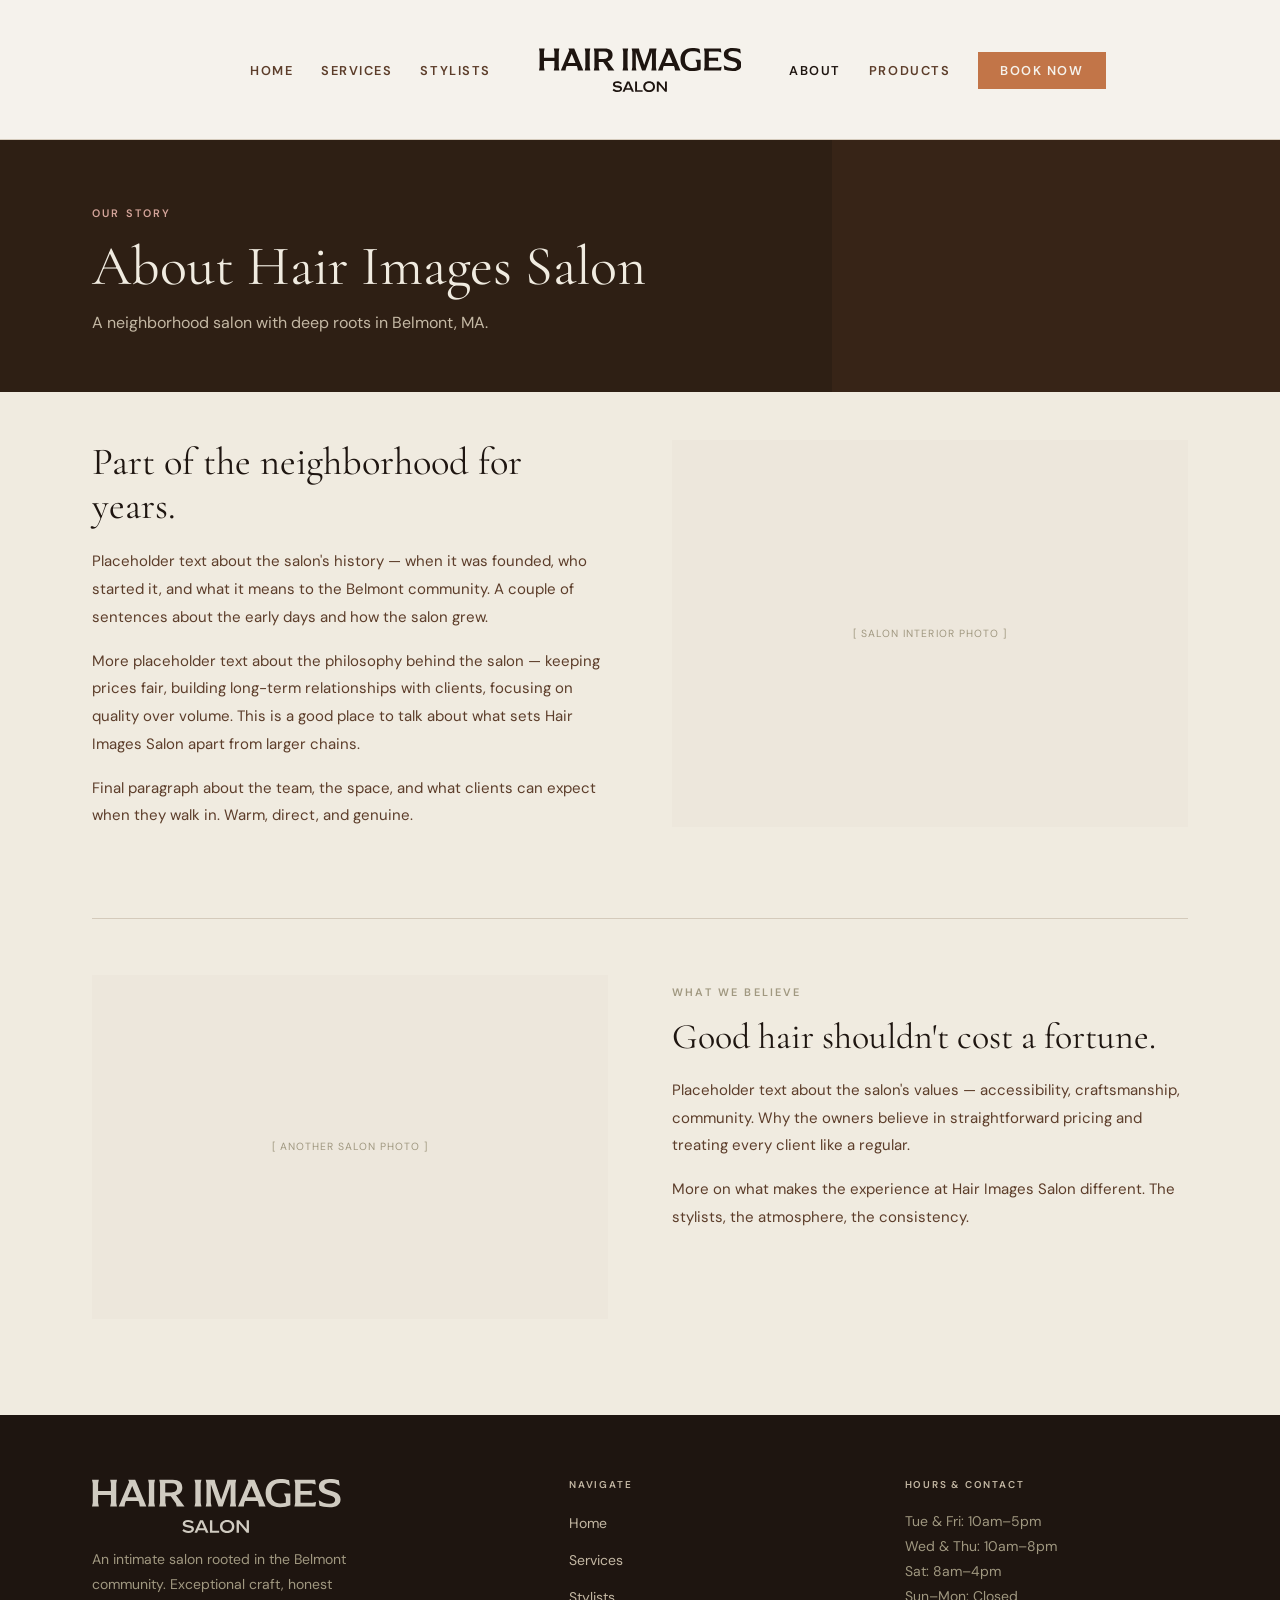
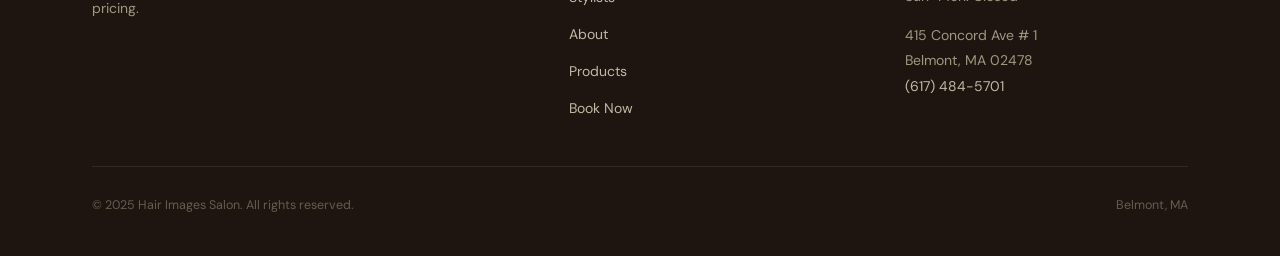
<file: about.html>
<!DOCTYPE html>
<html lang="en">
<head>
  <meta charset="UTF-8" />
  <meta name="viewport" content="width=device-width, initial-scale=1.0" />
  <title>About — Hair Images Salon</title>
  <link rel="stylesheet" href="css/style.css" />
</head>
<body>

  <nav>
    <div class="nav-inner">
      <ul class="nav-links-left">
        <li><a href="index.html">Home</a></li>
        <li><a href="services.html">Services</a></li>
        <li><a href="stylists.html">Stylists</a></li>
      </ul>
      <a href="index.html" class="nav-logo">
        <svg class="logo-mark" viewBox="0 0 1441.63 313.19" xmlns="http://www.w3.org/2000/svg" role="img" aria-label="Hair Images Salon">
          <g>
            <g>
              <path d="M4.46,137.42V26.73L0,4.22h39.86l-4.46,22.51v42.91h74.34V26.73l-4.46-22.51h39.63l-4.22,22.51v110.68l4.22,22.51h-39.63l4.46-22.51v-45.26H35.41v45.26l4.46,22.51H0l4.46-22.51Z"/>
              <path d="M315.39,159.93h-38.69l-2.81-20.17-4.69-11.72h-72.46l-4.92,11.72-2.81,20.17h-33.77L215.5,17.12l-5.63-12.9h40.8l64.72,155.71ZM260.05,106.23l-26.97-65.89-27.2,65.89h54.17Z"/>
              <path d="M329.92,137.42V26.73l-4.46-22.51h39.86l-4.46,22.51v110.68l4.46,22.51h-39.86l4.46-22.51Z"/>
              <path d="M536.51,159.93h-45.26l-4.46-18.29-30.02-41.74h-31.19v37.52l4.92,22.51h-40.33l4.46-22.51V26.73l-4.46-22.51h77.38c38.69,0,56.28,16.65,56.28,46.9,0,21.57-11.96,37.52-36.35,43.15l49.01,65.66ZM459.83,77.62c21.1,0,33.53-8.68,33.53-26.26s-9.38-26.5-30.48-26.5h-37.99v52.76h34.94Z"/>
              <path d="M599.35,137.42V26.73l-4.46-22.51h39.86l-4.46,22.51v110.68l4.46,22.51h-39.86l4.46-22.51Z"/>
              <path d="M832.2,137.42l4.22,22.51h-36.82l4.46-22.51V29.78l-46.43,130.15h-24.15l-44.32-130.15v107.63l4.22,22.51h-33.77l4.46-22.51V26.73l-4.46-22.51h52.06l4.22,20.17,33.3,96.38,32.83-96.38,3.75-20.17h50.65l-4.22,22.51v110.68Z"/>
              <path d="M1006.89,159.93h-38.69l-2.81-20.17-4.69-11.72h-72.46l-4.92,11.72-2.81,20.17h-33.77l60.27-142.81-5.63-12.9h40.8l64.72,155.71ZM951.55,106.23l-26.97-65.89-27.2,65.89h54.17Z"/>
              <path d="M1150.63,84.42v68.47c-18.99,7.04-36.11,11.02-61.2,11.02-49.95,0-82.54-29.55-82.54-82.54S1041.35,0,1090.6,0c21.1,0,36.11,2.81,52.29,7.74l4.69,31.19-26.26-13.6c-9.38-1.88-18.76-2.81-29.31-2.81-30.48,0-53.47,17.82-53.47,58.62s20.4,60.73,53,60.73c11.49,0,20.87-1.41,32.6-4.69v-30.25l-10.32-22.51h36.82Z"/>
              <path d="M1299.77,132.72l-4.22,27.2h-121.47l4.46-22.51V26.73l-4.46-22.51h119.83l4.22,27.2-22.51-5.63h-66.36v44.08h48.31l17.12-2.81v26.73l-17.12-2.81h-48.31v47.37h68l22.51-5.63Z"/>
              <path d="M1319.69,155.47l-4.92-32.6,27.2,15.01c12.19,3.52,22.98,5.39,34.24,5.39,22.51,0,33.77-8.44,33.77-22.04s-8.68-20.4-38.69-28.37c-39.16-10.32-55.34-23.68-55.34-49.24S1336.81.23,1377.85.23c18.99,0,35.41,2.58,53.93,7.5l4.69,31.19-26.5-13.6c-9.85-2.81-19.46-4.22-29.78-4.22-19.93,0-32.6,7.74-32.6,19.93s7.04,19.46,37.05,27.44c40.33,10.55,56.98,24.15,56.98,49.71,0,27.67-22.51,45.96-63.78,45.96-26.5-.23-45.26-5.63-58.16-8.68Z"/>
            </g>
            <g>
              <path d="M523.79,300.34l7.91-10.1c6.15,5.93,15.92,10.87,27.78,10.87s18.12-4.39,18.12-9.66c0-6.81-8.02-8.46-20.2-10.32-15.48-2.42-31.18-5.71-31.18-21.96,0-12.74,12.3-21.74,31.4-21.74,13.51,0,24.38,4.06,32.17,11.42l-8.02,9.88c-6.04-5.6-14.71-9.22-25.25-9.22s-16.25,3.29-16.25,8.56c0,5.93,7.14,7.58,19.98,9.66,15.48,2.64,31.4,6.04,31.4,22.29,0,12.63-10.87,23.17-32.83,23.17-15.37,0-28.22-6.04-35.03-12.85Z"/>
              <path d="M626.79,238.63h16.69l32.28,73.24h-15.04l-5.82-13.95h-39.53l-5.82,13.95h-15.04l32.28-73.24ZM649.85,285.96l-14.71-35.25-14.71,35.25h29.43Z"/>
              <path d="M684.11,238.63h13.62v61.27h39.75v11.97h-53.36v-73.24Z"/>
              <path d="M742.19,275.31c0-22.4,16.91-37.88,41.72-37.88s41.73,15.48,41.73,37.88-16.8,37.88-41.73,37.88-41.72-15.59-41.72-37.88ZM783.92,301.11c16.8,0,27.78-10.65,27.78-25.8s-10.98-25.91-27.78-25.91-27.67,10.76-27.67,25.91,10.87,25.8,27.67,25.8Z"/>
              <path d="M838.71,238.63h14.16l43.92,53.04v-53.04h13.51v73.24h-13.18l-44.8-54.35v54.35h-13.62v-73.24Z"/>
            </g>
          </g>
        </svg>
      </a>
      <ul class="nav-links-right">
        <li><a href="about.html" class="active">About</a></li>
        <li><a href="products.html">Products</a></li>
        <li><a href="book.html" class="nav-book-btn">Book Now</a></li>
      </ul>
      <button class="nav-toggle" aria-label="Toggle menu">
        <span></span><span></span><span></span>
      </button>
    </div>
    <div class="nav-mobile-menu">
      <ul>
        <li><a href="index.html">Home</a></li>
        <li><a href="services.html">Services</a></li>
        <li><a href="stylists.html">Stylists</a></li>
        <li><a href="about.html" class="active">About</a></li>
        <li><a href="products.html">Products</a></li>
        <li><a href="book.html" class="nav-book-btn">Book Now</a></li>
      </ul>
    </div>
  </nav>

  <div class="page-hero">
    <div class="container">
      <span class="section-label">Our Story</span>
      <h1>About Hair Images Salon</h1>
      <p>A neighborhood salon with deep roots in Belmont, MA.</p>
    </div>
  </div>

  <section class="about-content">
    <div class="container">

      <div class="about-grid">
        <div class="about-text">
          <h2>Part of the neighborhood for years.</h2>
          <p>Placeholder text about the salon's history — when it was founded, who started it, and what it means to the Belmont community. A couple of sentences about the early days and how the salon grew.</p>
          <p>More placeholder text about the philosophy behind the salon — keeping prices fair, building long-term relationships with clients, focusing on quality over volume. This is a good place to talk about what sets Hair Images Salon apart from larger chains.</p>
          <p>Final paragraph about the team, the space, and what clients can expect when they walk in. Warm, direct, and genuine.</p>
        </div>
        <div class="about-image">[ Salon interior photo ]</div>
      </div>

      <div style="display: grid; grid-template-columns: 1fr 1fr; gap: 64px; align-items: start; padding-top: 56px; border-top: 1px solid var(--birch);">
        <div class="about-image" style="aspect-ratio: 3/2;">[ Another salon photo ]</div>
        <div style="padding-top: 8px;">
          <span class="section-label" style="margin-bottom: 14px;">What We Believe</span>
          <h2 style="font-size: clamp(1.8rem, 2.8vw, 2.4rem); margin-bottom: 20px;">Good hair shouldn't cost a fortune.</h2>
          <p style="font-size: 0.9375rem; color: var(--walnut); line-height: 1.85; margin-bottom: 16px;">Placeholder text about the salon's values — accessibility, craftsmanship, community. Why the owners believe in straightforward pricing and treating every client like a regular.</p>
          <p style="font-size: 0.9375rem; color: var(--walnut); line-height: 1.85;">More on what makes the experience at Hair Images Salon different. The stylists, the atmosphere, the consistency.</p>
        </div>
      </div>

    </div>
  </section>

  <footer>
    <div class="footer-inner">
      <div class="footer-grid">
        <div class="footer-brand">
          <div class="footer-logo">
            <svg class="logo-mark" viewBox="0 0 1441.63 313.19" xmlns="http://www.w3.org/2000/svg" role="img" aria-label="Hair Images Salon">
          <g>
            <g>
              <path d="M4.46,137.42V26.73L0,4.22h39.86l-4.46,22.51v42.91h74.34V26.73l-4.46-22.51h39.63l-4.22,22.51v110.68l4.22,22.51h-39.63l4.46-22.51v-45.26H35.41v45.26l4.46,22.51H0l4.46-22.51Z"/>
              <path d="M315.39,159.93h-38.69l-2.81-20.17-4.69-11.72h-72.46l-4.92,11.72-2.81,20.17h-33.77L215.5,17.12l-5.63-12.9h40.8l64.72,155.71ZM260.05,106.23l-26.97-65.89-27.2,65.89h54.17Z"/>
              <path d="M329.92,137.42V26.73l-4.46-22.51h39.86l-4.46,22.51v110.68l4.46,22.51h-39.86l4.46-22.51Z"/>
              <path d="M536.51,159.93h-45.26l-4.46-18.29-30.02-41.74h-31.19v37.52l4.92,22.51h-40.33l4.46-22.51V26.73l-4.46-22.51h77.38c38.69,0,56.28,16.65,56.28,46.9,0,21.57-11.96,37.52-36.35,43.15l49.01,65.66ZM459.83,77.62c21.1,0,33.53-8.68,33.53-26.26s-9.38-26.5-30.48-26.5h-37.99v52.76h34.94Z"/>
              <path d="M599.35,137.42V26.73l-4.46-22.51h39.86l-4.46,22.51v110.68l4.46,22.51h-39.86l4.46-22.51Z"/>
              <path d="M832.2,137.42l4.22,22.51h-36.82l4.46-22.51V29.78l-46.43,130.15h-24.15l-44.32-130.15v107.63l4.22,22.51h-33.77l4.46-22.51V26.73l-4.46-22.51h52.06l4.22,20.17,33.3,96.38,32.83-96.38,3.75-20.17h50.65l-4.22,22.51v110.68Z"/>
              <path d="M1006.89,159.93h-38.69l-2.81-20.17-4.69-11.72h-72.46l-4.92,11.72-2.81,20.17h-33.77l60.27-142.81-5.63-12.9h40.8l64.72,155.71ZM951.55,106.23l-26.97-65.89-27.2,65.89h54.17Z"/>
              <path d="M1150.63,84.42v68.47c-18.99,7.04-36.11,11.02-61.2,11.02-49.95,0-82.54-29.55-82.54-82.54S1041.35,0,1090.6,0c21.1,0,36.11,2.81,52.29,7.74l4.69,31.19-26.26-13.6c-9.38-1.88-18.76-2.81-29.31-2.81-30.48,0-53.47,17.82-53.47,58.62s20.4,60.73,53,60.73c11.49,0,20.87-1.41,32.6-4.69v-30.25l-10.32-22.51h36.82Z"/>
              <path d="M1299.77,132.72l-4.22,27.2h-121.47l4.46-22.51V26.73l-4.46-22.51h119.83l4.22,27.2-22.51-5.63h-66.36v44.08h48.31l17.12-2.81v26.73l-17.12-2.81h-48.31v47.37h68l22.51-5.63Z"/>
              <path d="M1319.69,155.47l-4.92-32.6,27.2,15.01c12.19,3.52,22.98,5.39,34.24,5.39,22.51,0,33.77-8.44,33.77-22.04s-8.68-20.4-38.69-28.37c-39.16-10.32-55.34-23.68-55.34-49.24S1336.81.23,1377.85.23c18.99,0,35.41,2.58,53.93,7.5l4.69,31.19-26.5-13.6c-9.85-2.81-19.46-4.22-29.78-4.22-19.93,0-32.6,7.74-32.6,19.93s7.04,19.46,37.05,27.44c40.33,10.55,56.98,24.15,56.98,49.71,0,27.67-22.51,45.96-63.78,45.96-26.5-.23-45.26-5.63-58.16-8.68Z"/>
            </g>
            <g>
              <path d="M523.79,300.34l7.91-10.1c6.15,5.93,15.92,10.87,27.78,10.87s18.12-4.39,18.12-9.66c0-6.81-8.02-8.46-20.2-10.32-15.48-2.42-31.18-5.71-31.18-21.96,0-12.74,12.3-21.74,31.4-21.74,13.51,0,24.38,4.06,32.17,11.42l-8.02,9.88c-6.04-5.6-14.71-9.22-25.25-9.22s-16.25,3.29-16.25,8.56c0,5.93,7.14,7.58,19.98,9.66,15.48,2.64,31.4,6.04,31.4,22.29,0,12.63-10.87,23.17-32.83,23.17-15.37,0-28.22-6.04-35.03-12.85Z"/>
              <path d="M626.79,238.63h16.69l32.28,73.24h-15.04l-5.82-13.95h-39.53l-5.82,13.95h-15.04l32.28-73.24ZM649.85,285.96l-14.71-35.25-14.71,35.25h29.43Z"/>
              <path d="M684.11,238.63h13.62v61.27h39.75v11.97h-53.36v-73.24Z"/>
              <path d="M742.19,275.31c0-22.4,16.91-37.88,41.72-37.88s41.73,15.48,41.73,37.88-16.8,37.88-41.73,37.88-41.72-15.59-41.72-37.88ZM783.92,301.11c16.8,0,27.78-10.65,27.78-25.8s-10.98-25.91-27.78-25.91-27.67,10.76-27.67,25.91,10.87,25.8,27.67,25.8Z"/>
              <path d="M838.71,238.63h14.16l43.92,53.04v-53.04h13.51v73.24h-13.18l-44.8-54.35v54.35h-13.62v-73.24Z"/>
            </g>
          </g>
        </svg>
          </div>
          <p>An intimate salon rooted in the Belmont community. Exceptional craft, honest pricing.</p>
        </div>
        <div class="footer-col">
          <h4>Navigate</h4>
          <ul>
            <li><a href="index.html">Home</a></li>
            <li><a href="services.html">Services</a></li>
            <li><a href="stylists.html">Stylists</a></li>
            <li><a href="about.html">About</a></li>
            <li><a href="products.html">Products</a></li>
            <li><a href="book.html">Book Now</a></li>
          </ul>
        </div>
        <div class="footer-col">
          <h4>Hours &amp; Contact</h4>
          <p>Tue &amp; Fri: 10am–5pm<br>Wed &amp; Thu: 10am–8pm<br>Sat: 8am–4pm<br>Sun–Mon: Closed</p>
          <p style="margin-top:14px;">415 Concord Ave # 1<br>Belmont, MA 02478<br><a href="tel:+16174845701">(617) 484-5701</a></p>
        </div>
      </div>
      <div class="footer-bottom">
        <p>&copy; 2025 Hair Images Salon. All rights reserved.</p>
        <p>Belmont, MA</p>
      </div>
    </div>
  </footer>

  <a href="book.html" class="mobile-book-fab">Book Now</a>
  <script src="js/nav.js"></script>
</body>
</html>
</file>
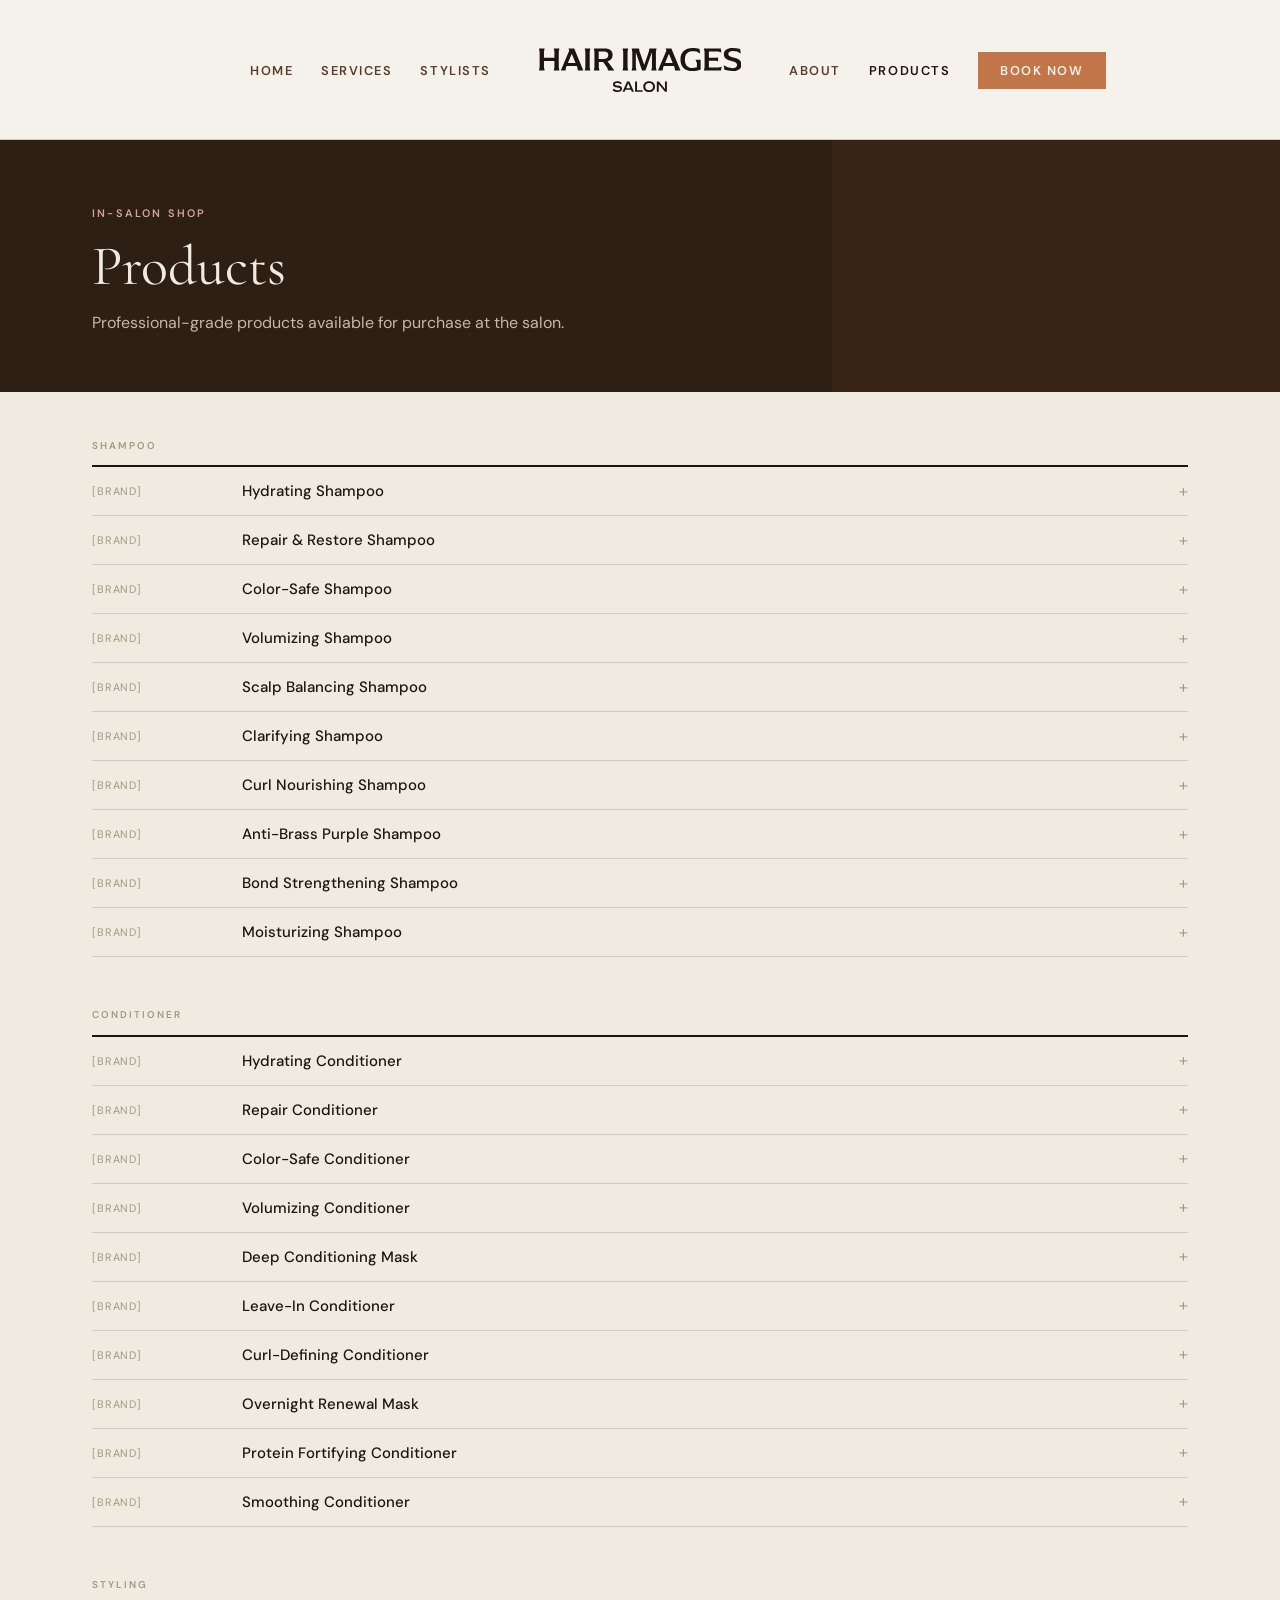
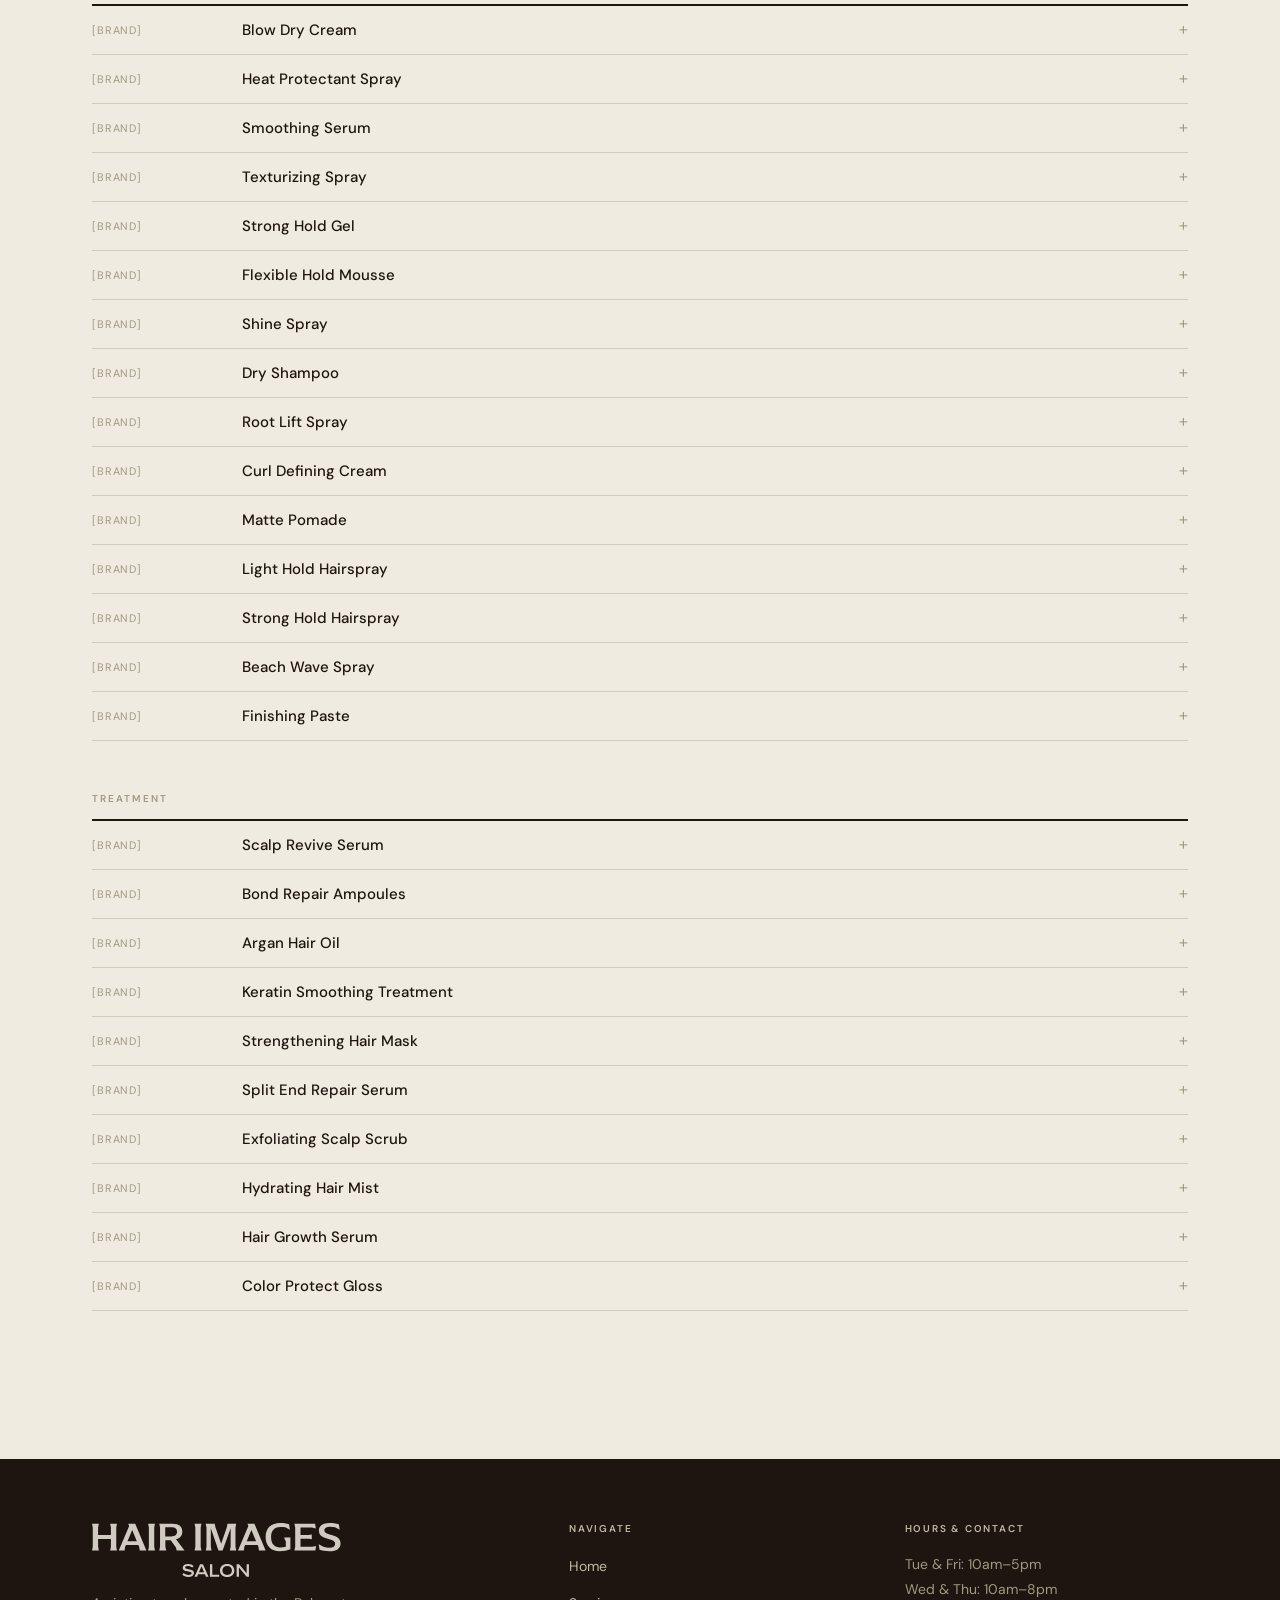
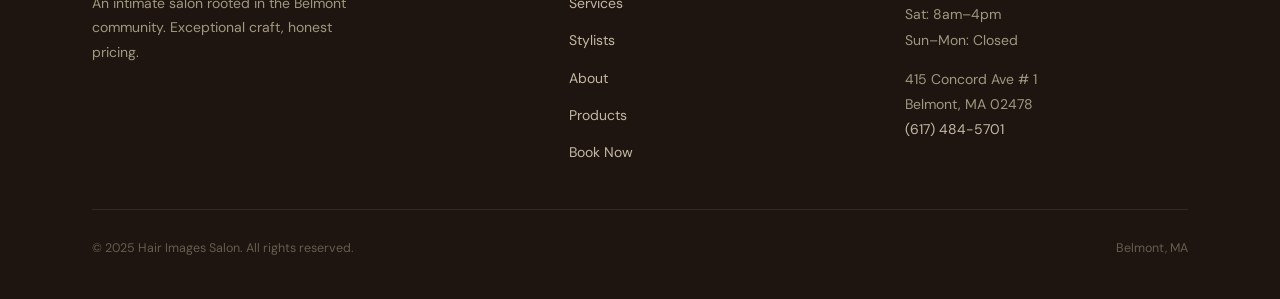
<file: products.html>
<!DOCTYPE html>
<html lang="en">
<head>
  <meta charset="UTF-8" />
  <meta name="viewport" content="width=device-width, initial-scale=1.0" />
  <title>Products — Hair Images Salon</title>
  <link rel="stylesheet" href="css/style.css" />
</head>
<body>

  <nav>
    <div class="nav-inner">
      <ul class="nav-links-left">
        <li><a href="index.html">Home</a></li>
        <li><a href="services.html">Services</a></li>
        <li><a href="stylists.html">Stylists</a></li>
      </ul>
      <a href="index.html" class="nav-logo">
        <svg class="logo-mark" viewBox="0 0 1441.63 313.19" xmlns="http://www.w3.org/2000/svg" role="img" aria-label="Hair Images Salon">
          <g>
            <g>
              <path d="M4.46,137.42V26.73L0,4.22h39.86l-4.46,22.51v42.91h74.34V26.73l-4.46-22.51h39.63l-4.22,22.51v110.68l4.22,22.51h-39.63l4.46-22.51v-45.26H35.41v45.26l4.46,22.51H0l4.46-22.51Z"/>
              <path d="M315.39,159.93h-38.69l-2.81-20.17-4.69-11.72h-72.46l-4.92,11.72-2.81,20.17h-33.77L215.5,17.12l-5.63-12.9h40.8l64.72,155.71ZM260.05,106.23l-26.97-65.89-27.2,65.89h54.17Z"/>
              <path d="M329.92,137.42V26.73l-4.46-22.51h39.86l-4.46,22.51v110.68l4.46,22.51h-39.86l4.46-22.51Z"/>
              <path d="M536.51,159.93h-45.26l-4.46-18.29-30.02-41.74h-31.19v37.52l4.92,22.51h-40.33l4.46-22.51V26.73l-4.46-22.51h77.38c38.69,0,56.28,16.65,56.28,46.9,0,21.57-11.96,37.52-36.35,43.15l49.01,65.66ZM459.83,77.62c21.1,0,33.53-8.68,33.53-26.26s-9.38-26.5-30.48-26.5h-37.99v52.76h34.94Z"/>
              <path d="M599.35,137.42V26.73l-4.46-22.51h39.86l-4.46,22.51v110.68l4.46,22.51h-39.86l4.46-22.51Z"/>
              <path d="M832.2,137.42l4.22,22.51h-36.82l4.46-22.51V29.78l-46.43,130.15h-24.15l-44.32-130.15v107.63l4.22,22.51h-33.77l4.46-22.51V26.73l-4.46-22.51h52.06l4.22,20.17,33.3,96.38,32.83-96.38,3.75-20.17h50.65l-4.22,22.51v110.68Z"/>
              <path d="M1006.89,159.93h-38.69l-2.81-20.17-4.69-11.72h-72.46l-4.92,11.72-2.81,20.17h-33.77l60.27-142.81-5.63-12.9h40.8l64.72,155.71ZM951.55,106.23l-26.97-65.89-27.2,65.89h54.17Z"/>
              <path d="M1150.63,84.42v68.47c-18.99,7.04-36.11,11.02-61.2,11.02-49.95,0-82.54-29.55-82.54-82.54S1041.35,0,1090.6,0c21.1,0,36.11,2.81,52.29,7.74l4.69,31.19-26.26-13.6c-9.38-1.88-18.76-2.81-29.31-2.81-30.48,0-53.47,17.82-53.47,58.62s20.4,60.73,53,60.73c11.49,0,20.87-1.41,32.6-4.69v-30.25l-10.32-22.51h36.82Z"/>
              <path d="M1299.77,132.72l-4.22,27.2h-121.47l4.46-22.51V26.73l-4.46-22.51h119.83l4.22,27.2-22.51-5.63h-66.36v44.08h48.31l17.12-2.81v26.73l-17.12-2.81h-48.31v47.37h68l22.51-5.63Z"/>
              <path d="M1319.69,155.47l-4.92-32.6,27.2,15.01c12.19,3.52,22.98,5.39,34.24,5.39,22.51,0,33.77-8.44,33.77-22.04s-8.68-20.4-38.69-28.37c-39.16-10.32-55.34-23.68-55.34-49.24S1336.81.23,1377.85.23c18.99,0,35.41,2.58,53.93,7.5l4.69,31.19-26.5-13.6c-9.85-2.81-19.46-4.22-29.78-4.22-19.93,0-32.6,7.74-32.6,19.93s7.04,19.46,37.05,27.44c40.33,10.55,56.98,24.15,56.98,49.71,0,27.67-22.51,45.96-63.78,45.96-26.5-.23-45.26-5.63-58.16-8.68Z"/>
            </g>
            <g>
              <path d="M523.79,300.34l7.91-10.1c6.15,5.93,15.92,10.87,27.78,10.87s18.12-4.39,18.12-9.66c0-6.81-8.02-8.46-20.2-10.32-15.48-2.42-31.18-5.71-31.18-21.96,0-12.74,12.3-21.74,31.4-21.74,13.51,0,24.38,4.06,32.17,11.42l-8.02,9.88c-6.04-5.6-14.71-9.22-25.25-9.22s-16.25,3.29-16.25,8.56c0,5.93,7.14,7.58,19.98,9.66,15.48,2.64,31.4,6.04,31.4,22.29,0,12.63-10.87,23.17-32.83,23.17-15.37,0-28.22-6.04-35.03-12.85Z"/>
              <path d="M626.79,238.63h16.69l32.28,73.24h-15.04l-5.82-13.95h-39.53l-5.82,13.95h-15.04l32.28-73.24ZM649.85,285.96l-14.71-35.25-14.71,35.25h29.43Z"/>
              <path d="M684.11,238.63h13.62v61.27h39.75v11.97h-53.36v-73.24Z"/>
              <path d="M742.19,275.31c0-22.4,16.91-37.88,41.72-37.88s41.73,15.48,41.73,37.88-16.8,37.88-41.73,37.88-41.72-15.59-41.72-37.88ZM783.92,301.11c16.8,0,27.78-10.65,27.78-25.8s-10.98-25.91-27.78-25.91-27.67,10.76-27.67,25.91,10.87,25.8,27.67,25.8Z"/>
              <path d="M838.71,238.63h14.16l43.92,53.04v-53.04h13.51v73.24h-13.18l-44.8-54.35v54.35h-13.62v-73.24Z"/>
            </g>
          </g>
        </svg>
      </a>
      <ul class="nav-links-right">
        <li><a href="about.html">About</a></li>
        <li><a href="products.html" class="active">Products</a></li>
        <li><a href="book.html" class="nav-book-btn">Book Now</a></li>
      </ul>
      <button class="nav-toggle" aria-label="Toggle menu">
        <span></span><span></span><span></span>
      </button>
    </div>
    <div class="nav-mobile-menu">
      <ul>
        <li><a href="index.html">Home</a></li>
        <li><a href="services.html">Services</a></li>
        <li><a href="stylists.html">Stylists</a></li>
        <li><a href="about.html">About</a></li>
        <li><a href="products.html" class="active">Products</a></li>
        <li><a href="book.html" class="nav-book-btn">Book Now</a></li>
      </ul>
    </div>
  </nav>

  <div class="page-hero">
    <div class="container">
      <span class="section-label">In-Salon Shop</span>
      <h1>Products</h1>
      <p>Professional-grade products available for purchase at the salon.</p>
    </div>
  </div>

  <section class="products-content">
    <div class="container">

      <!-- Shampoo -->
      <div class="product-group">
        <h3 class="product-group-title">Shampoo</h3>
        <div class="product-row">
          <button class="product-toggle" aria-expanded="false">
            <span class="product-brand-label">[Brand]</span>
            <span class="product-name">Hydrating Shampoo</span>
            <span class="product-indicator">+</span>
          </button>
          <div class="product-desc-wrapper"><div class="product-desc"><p>Gentle daily shampoo formulated for dry or thirsty hair. Placeholder description of key ingredients, benefits, and recommended hair types.</p></div></div>
        </div>
        <div class="product-row">
          <button class="product-toggle" aria-expanded="false">
            <span class="product-brand-label">[Brand]</span>
            <span class="product-name">Repair &amp; Restore Shampoo</span>
            <span class="product-indicator">+</span>
          </button>
          <div class="product-desc-wrapper"><div class="product-desc"><p>Strengthening shampoo for damaged or over-processed hair. Placeholder description of key ingredients, benefits, and recommended hair types.</p></div></div>
        </div>
        <div class="product-row">
          <button class="product-toggle" aria-expanded="false">
            <span class="product-brand-label">[Brand]</span>
            <span class="product-name">Color-Safe Shampoo</span>
            <span class="product-indicator">+</span>
          </button>
          <div class="product-desc-wrapper"><div class="product-desc"><p>Sulfate-free formula that preserves color vibrancy and prevents fade. Placeholder description of key ingredients, benefits, and recommended hair types.</p></div></div>
        </div>
        <div class="product-row">
          <button class="product-toggle" aria-expanded="false">
            <span class="product-brand-label">[Brand]</span>
            <span class="product-name">Volumizing Shampoo</span>
            <span class="product-indicator">+</span>
          </button>
          <div class="product-desc-wrapper"><div class="product-desc"><p>Lightweight formula that lifts roots and adds body without weighing hair down. Placeholder description of key ingredients, benefits, and recommended hair types.</p></div></div>
        </div>
        <div class="product-row">
          <button class="product-toggle" aria-expanded="false">
            <span class="product-brand-label">[Brand]</span>
            <span class="product-name">Scalp Balancing Shampoo</span>
            <span class="product-indicator">+</span>
          </button>
          <div class="product-desc-wrapper"><div class="product-desc"><p>Targets excess oil and buildup while keeping the scalp comfortable and balanced.</p></div></div>
        </div>
        <div class="product-row">
          <button class="product-toggle" aria-expanded="false">
            <span class="product-brand-label">[Brand]</span>
            <span class="product-name">Clarifying Shampoo</span>
            <span class="product-indicator">+</span>
          </button>
          <div class="product-desc-wrapper"><div class="product-desc"><p>Deep-cleansing weekly shampoo that removes product buildup and hard water residue.</p></div></div>
        </div>
        <div class="product-row">
          <button class="product-toggle" aria-expanded="false">
            <span class="product-brand-label">[Brand]</span>
            <span class="product-name">Curl Nourishing Shampoo</span>
            <span class="product-indicator">+</span>
          </button>
          <div class="product-desc-wrapper"><div class="product-desc"><p>Moisture-rich shampoo designed to define and support curl patterns.</p></div></div>
        </div>
        <div class="product-row">
          <button class="product-toggle" aria-expanded="false">
            <span class="product-brand-label">[Brand]</span>
            <span class="product-name">Anti-Brass Purple Shampoo</span>
            <span class="product-indicator">+</span>
          </button>
          <div class="product-desc-wrapper"><div class="product-desc"><p>Neutralizes yellow and brassy tones in blonde, silver, and highlighted hair.</p></div></div>
        </div>
        <div class="product-row">
          <button class="product-toggle" aria-expanded="false">
            <span class="product-brand-label">[Brand]</span>
            <span class="product-name">Bond Strengthening Shampoo</span>
            <span class="product-indicator">+</span>
          </button>
          <div class="product-desc-wrapper"><div class="product-desc"><p>Rebuilds broken hair bonds from the inside out — ideal for chemically treated or heat-damaged hair.</p></div></div>
        </div>
        <div class="product-row">
          <button class="product-toggle" aria-expanded="false">
            <span class="product-brand-label">[Brand]</span>
            <span class="product-name">Moisturizing Shampoo</span>
            <span class="product-indicator">+</span>
          </button>
          <div class="product-desc-wrapper"><div class="product-desc"><p>Rich, creamy formula for coarse or very dry hair textures.</p></div></div>
        </div>
      </div>

      <!-- Conditioner -->
      <div class="product-group">
        <h3 class="product-group-title">Conditioner</h3>
        <div class="product-row">
          <button class="product-toggle" aria-expanded="false">
            <span class="product-brand-label">[Brand]</span>
            <span class="product-name">Hydrating Conditioner</span>
            <span class="product-indicator">+</span>
          </button>
          <div class="product-desc-wrapper"><div class="product-desc"><p>Daily conditioner that softens and detangles without weighing hair down.</p></div></div>
        </div>
        <div class="product-row">
          <button class="product-toggle" aria-expanded="false">
            <span class="product-brand-label">[Brand]</span>
            <span class="product-name">Repair Conditioner</span>
            <span class="product-indicator">+</span>
          </button>
          <div class="product-desc-wrapper"><div class="product-desc"><p>Reconstructing conditioner for weakened or brittle hair.</p></div></div>
        </div>
        <div class="product-row">
          <button class="product-toggle" aria-expanded="false">
            <span class="product-brand-label">[Brand]</span>
            <span class="product-name">Color-Safe Conditioner</span>
            <span class="product-indicator">+</span>
          </button>
          <div class="product-desc-wrapper"><div class="product-desc"><p>Gentle formula that conditions while locking in color pigment.</p></div></div>
        </div>
        <div class="product-row">
          <button class="product-toggle" aria-expanded="false">
            <span class="product-brand-label">[Brand]</span>
            <span class="product-name">Volumizing Conditioner</span>
            <span class="product-indicator">+</span>
          </button>
          <div class="product-desc-wrapper"><div class="product-desc"><p>Lightweight conditioner that hydrates without sacrificing volume or lift.</p></div></div>
        </div>
        <div class="product-row">
          <button class="product-toggle" aria-expanded="false">
            <span class="product-brand-label">[Brand]</span>
            <span class="product-name">Deep Conditioning Mask</span>
            <span class="product-indicator">+</span>
          </button>
          <div class="product-desc-wrapper"><div class="product-desc"><p>Intensive weekly treatment that restores moisture and elasticity.</p></div></div>
        </div>
        <div class="product-row">
          <button class="product-toggle" aria-expanded="false">
            <span class="product-brand-label">[Brand]</span>
            <span class="product-name">Leave-In Conditioner</span>
            <span class="product-indicator">+</span>
          </button>
          <div class="product-desc-wrapper"><div class="product-desc"><p>Lightweight leave-in spray that detangles, conditions, and preps hair for styling.</p></div></div>
        </div>
        <div class="product-row">
          <button class="product-toggle" aria-expanded="false">
            <span class="product-brand-label">[Brand]</span>
            <span class="product-name">Curl-Defining Conditioner</span>
            <span class="product-indicator">+</span>
          </button>
          <div class="product-desc-wrapper"><div class="product-desc"><p>Moisture-dense conditioner that enhances curl pattern and reduces frizz.</p></div></div>
        </div>
        <div class="product-row">
          <button class="product-toggle" aria-expanded="false">
            <span class="product-brand-label">[Brand]</span>
            <span class="product-name">Overnight Renewal Mask</span>
            <span class="product-indicator">+</span>
          </button>
          <div class="product-desc-wrapper"><div class="product-desc"><p>Rich overnight treatment applied before bed for deeply nourished hair by morning.</p></div></div>
        </div>
        <div class="product-row">
          <button class="product-toggle" aria-expanded="false">
            <span class="product-brand-label">[Brand]</span>
            <span class="product-name">Protein Fortifying Conditioner</span>
            <span class="product-indicator">+</span>
          </button>
          <div class="product-desc-wrapper"><div class="product-desc"><p>Strengthens and firms hair structure with a blend of proteins and amino acids.</p></div></div>
        </div>
        <div class="product-row">
          <button class="product-toggle" aria-expanded="false">
            <span class="product-brand-label">[Brand]</span>
            <span class="product-name">Smoothing Conditioner</span>
            <span class="product-indicator">+</span>
          </button>
          <div class="product-desc-wrapper"><div class="product-desc"><p>Anti-frizz conditioner that tames flyaways and leaves hair sleek and manageable.</p></div></div>
        </div>
      </div>

      <!-- Styling -->
      <div class="product-group">
        <h3 class="product-group-title">Styling</h3>
        <div class="product-row">
          <button class="product-toggle" aria-expanded="false">
            <span class="product-brand-label">[Brand]</span>
            <span class="product-name">Blow Dry Cream</span>
            <span class="product-indicator">+</span>
          </button>
          <div class="product-desc-wrapper"><div class="product-desc"><p>Smoothing cream that speeds up blow dry time and adds polish.</p></div></div>
        </div>
        <div class="product-row">
          <button class="product-toggle" aria-expanded="false">
            <span class="product-brand-label">[Brand]</span>
            <span class="product-name">Heat Protectant Spray</span>
            <span class="product-indicator">+</span>
          </button>
          <div class="product-desc-wrapper"><div class="product-desc"><p>Shields hair from heat damage up to 450°F. Lightweight formula that won't weigh hair down.</p></div></div>
        </div>
        <div class="product-row">
          <button class="product-toggle" aria-expanded="false">
            <span class="product-brand-label">[Brand]</span>
            <span class="product-name">Smoothing Serum</span>
            <span class="product-indicator">+</span>
          </button>
          <div class="product-desc-wrapper"><div class="product-desc"><p>Finishing serum that tames frizz and adds a smooth, glossy finish.</p></div></div>
        </div>
        <div class="product-row">
          <button class="product-toggle" aria-expanded="false">
            <span class="product-brand-label">[Brand]</span>
            <span class="product-name">Texturizing Spray</span>
            <span class="product-indicator">+</span>
          </button>
          <div class="product-desc-wrapper"><div class="product-desc"><p>Adds grit and volume for lived-in, effortless texture.</p></div></div>
        </div>
        <div class="product-row">
          <button class="product-toggle" aria-expanded="false">
            <span class="product-brand-label">[Brand]</span>
            <span class="product-name">Strong Hold Gel</span>
            <span class="product-indicator">+</span>
          </button>
          <div class="product-desc-wrapper"><div class="product-desc"><p>Maximum hold gel for sleek styles, edges, or structured looks.</p></div></div>
        </div>
        <div class="product-row">
          <button class="product-toggle" aria-expanded="false">
            <span class="product-brand-label">[Brand]</span>
            <span class="product-name">Flexible Hold Mousse</span>
            <span class="product-indicator">+</span>
          </button>
          <div class="product-desc-wrapper"><div class="product-desc"><p>Lightweight mousse for volume, curl support, and natural movement.</p></div></div>
        </div>
        <div class="product-row">
          <button class="product-toggle" aria-expanded="false">
            <span class="product-brand-label">[Brand]</span>
            <span class="product-name">Shine Spray</span>
            <span class="product-indicator">+</span>
          </button>
          <div class="product-desc-wrapper"><div class="product-desc"><p>Ultra-fine spray that adds a brilliant, non-greasy shine as a finishing touch.</p></div></div>
        </div>
        <div class="product-row">
          <button class="product-toggle" aria-expanded="false">
            <span class="product-brand-label">[Brand]</span>
            <span class="product-name">Dry Shampoo</span>
            <span class="product-indicator">+</span>
          </button>
          <div class="product-desc-wrapper"><div class="product-desc"><p>Absorbs oil and refreshes roots between washes without residue.</p></div></div>
        </div>
        <div class="product-row">
          <button class="product-toggle" aria-expanded="false">
            <span class="product-brand-label">[Brand]</span>
            <span class="product-name">Root Lift Spray</span>
            <span class="product-indicator">+</span>
          </button>
          <div class="product-desc-wrapper"><div class="product-desc"><p>Applied at the root before blow drying for lasting lift and body.</p></div></div>
        </div>
        <div class="product-row">
          <button class="product-toggle" aria-expanded="false">
            <span class="product-brand-label">[Brand]</span>
            <span class="product-name">Curl Defining Cream</span>
            <span class="product-indicator">+</span>
          </button>
          <div class="product-desc-wrapper"><div class="product-desc"><p>Defines and holds curl patterns while fighting frizz throughout the day.</p></div></div>
        </div>
        <div class="product-row">
          <button class="product-toggle" aria-expanded="false">
            <span class="product-brand-label">[Brand]</span>
            <span class="product-name">Matte Pomade</span>
            <span class="product-indicator">+</span>
          </button>
          <div class="product-desc-wrapper"><div class="product-desc"><p>Pliable, no-shine pomade for natural-looking texture and definition.</p></div></div>
        </div>
        <div class="product-row">
          <button class="product-toggle" aria-expanded="false">
            <span class="product-brand-label">[Brand]</span>
            <span class="product-name">Light Hold Hairspray</span>
            <span class="product-indicator">+</span>
          </button>
          <div class="product-desc-wrapper"><div class="product-desc"><p>Flexible finishing spray that holds style in place without stiffness.</p></div></div>
        </div>
        <div class="product-row">
          <button class="product-toggle" aria-expanded="false">
            <span class="product-brand-label">[Brand]</span>
            <span class="product-name">Strong Hold Hairspray</span>
            <span class="product-indicator">+</span>
          </button>
          <div class="product-desc-wrapper"><div class="product-desc"><p>Long-lasting spray for styles that need maximum hold through humidity and movement.</p></div></div>
        </div>
        <div class="product-row">
          <button class="product-toggle" aria-expanded="false">
            <span class="product-brand-label">[Brand]</span>
            <span class="product-name">Beach Wave Spray</span>
            <span class="product-indicator">+</span>
          </button>
          <div class="product-desc-wrapper"><div class="product-desc"><p>Salt-infused spray that creates effortless, tousled waves on all hair types.</p></div></div>
        </div>
        <div class="product-row">
          <button class="product-toggle" aria-expanded="false">
            <span class="product-brand-label">[Brand]</span>
            <span class="product-name">Finishing Paste</span>
            <span class="product-indicator">+</span>
          </button>
          <div class="product-desc-wrapper"><div class="product-desc"><p>Medium hold paste for piecy texture and separated ends with a natural finish.</p></div></div>
        </div>
      </div>

      <!-- Treatment -->
      <div class="product-group">
        <h3 class="product-group-title">Treatment</h3>
        <div class="product-row">
          <button class="product-toggle" aria-expanded="false">
            <span class="product-brand-label">[Brand]</span>
            <span class="product-name">Scalp Revive Serum</span>
            <span class="product-indicator">+</span>
          </button>
          <div class="product-desc-wrapper"><div class="product-desc"><p>Nourishing serum that soothes irritation, reduces flakes, and promotes a healthy scalp environment.</p></div></div>
        </div>
        <div class="product-row">
          <button class="product-toggle" aria-expanded="false">
            <span class="product-brand-label">[Brand]</span>
            <span class="product-name">Bond Repair Ampoules</span>
            <span class="product-indicator">+</span>
          </button>
          <div class="product-desc-wrapper"><div class="product-desc"><p>Single-use treatment ampoules that rebuild broken disulfide bonds in severely damaged hair.</p></div></div>
        </div>
        <div class="product-row">
          <button class="product-toggle" aria-expanded="false">
            <span class="product-brand-label">[Brand]</span>
            <span class="product-name">Argan Hair Oil</span>
            <span class="product-indicator">+</span>
          </button>
          <div class="product-desc-wrapper"><div class="product-desc"><p>Lightweight oil that adds shine, controls frizz, and nourishes without greasiness. Can be used on wet or dry hair.</p></div></div>
        </div>
        <div class="product-row">
          <button class="product-toggle" aria-expanded="false">
            <span class="product-brand-label">[Brand]</span>
            <span class="product-name">Keratin Smoothing Treatment</span>
            <span class="product-indicator">+</span>
          </button>
          <div class="product-desc-wrapper"><div class="product-desc"><p>At-home keratin treatment that reduces frizz and softens texture for up to 4 weeks.</p></div></div>
        </div>
        <div class="product-row">
          <button class="product-toggle" aria-expanded="false">
            <span class="product-brand-label">[Brand]</span>
            <span class="product-name">Strengthening Hair Mask</span>
            <span class="product-indicator">+</span>
          </button>
          <div class="product-desc-wrapper"><div class="product-desc"><p>Protein-rich weekly mask that rebuilds and fortifies weak, snapping hair.</p></div></div>
        </div>
        <div class="product-row">
          <button class="product-toggle" aria-expanded="false">
            <span class="product-brand-label">[Brand]</span>
            <span class="product-name">Split End Repair Serum</span>
            <span class="product-indicator">+</span>
          </button>
          <div class="product-desc-wrapper"><div class="product-desc"><p>Temporarily seals split ends and smooths the cuticle for healthier-looking ends.</p></div></div>
        </div>
        <div class="product-row">
          <button class="product-toggle" aria-expanded="false">
            <span class="product-brand-label">[Brand]</span>
            <span class="product-name">Exfoliating Scalp Scrub</span>
            <span class="product-indicator">+</span>
          </button>
          <div class="product-desc-wrapper"><div class="product-desc"><p>Gentle physical scrub that clears buildup and dead skin cells from the scalp. Use once a week before shampooing.</p></div></div>
        </div>
        <div class="product-row">
          <button class="product-toggle" aria-expanded="false">
            <span class="product-brand-label">[Brand]</span>
            <span class="product-name">Hydrating Hair Mist</span>
            <span class="product-indicator">+</span>
          </button>
          <div class="product-desc-wrapper"><div class="product-desc"><p>Refreshing mid-day mist that revives moisture and tames frizz on the go.</p></div></div>
        </div>
        <div class="product-row">
          <button class="product-toggle" aria-expanded="false">
            <span class="product-brand-label">[Brand]</span>
            <span class="product-name">Hair Growth Serum</span>
            <span class="product-indicator">+</span>
          </button>
          <div class="product-desc-wrapper"><div class="product-desc"><p>Stimulating scalp serum that supports hair density and promotes a healthy growth cycle.</p></div></div>
        </div>
        <div class="product-row">
          <button class="product-toggle" aria-expanded="false">
            <span class="product-brand-label">[Brand]</span>
            <span class="product-name">Color Protect Gloss</span>
            <span class="product-indicator">+</span>
          </button>
          <div class="product-desc-wrapper"><div class="product-desc"><p>At-home gloss treatment that refreshes color tone and adds intense shine between salon visits.</p></div></div>
        </div>
      </div>

    </div>
  </section>

  <footer>
    <div class="footer-inner">
      <div class="footer-grid">
        <div class="footer-brand">
          <div class="footer-logo">
            <svg class="logo-mark" viewBox="0 0 1441.63 313.19" xmlns="http://www.w3.org/2000/svg" role="img" aria-label="Hair Images Salon">
          <g>
            <g>
              <path d="M4.46,137.42V26.73L0,4.22h39.86l-4.46,22.51v42.91h74.34V26.73l-4.46-22.51h39.63l-4.22,22.51v110.68l4.22,22.51h-39.63l4.46-22.51v-45.26H35.41v45.26l4.46,22.51H0l4.46-22.51Z"/>
              <path d="M315.39,159.93h-38.69l-2.81-20.17-4.69-11.72h-72.46l-4.92,11.72-2.81,20.17h-33.77L215.5,17.12l-5.63-12.9h40.8l64.72,155.71ZM260.05,106.23l-26.97-65.89-27.2,65.89h54.17Z"/>
              <path d="M329.92,137.42V26.73l-4.46-22.51h39.86l-4.46,22.51v110.68l4.46,22.51h-39.86l4.46-22.51Z"/>
              <path d="M536.51,159.93h-45.26l-4.46-18.29-30.02-41.74h-31.19v37.52l4.92,22.51h-40.33l4.46-22.51V26.73l-4.46-22.51h77.38c38.69,0,56.28,16.65,56.28,46.9,0,21.57-11.96,37.52-36.35,43.15l49.01,65.66ZM459.83,77.62c21.1,0,33.53-8.68,33.53-26.26s-9.38-26.5-30.48-26.5h-37.99v52.76h34.94Z"/>
              <path d="M599.35,137.42V26.73l-4.46-22.51h39.86l-4.46,22.51v110.68l4.46,22.51h-39.86l4.46-22.51Z"/>
              <path d="M832.2,137.42l4.22,22.51h-36.82l4.46-22.51V29.78l-46.43,130.15h-24.15l-44.32-130.15v107.63l4.22,22.51h-33.77l4.46-22.51V26.73l-4.46-22.51h52.06l4.22,20.17,33.3,96.38,32.83-96.38,3.75-20.17h50.65l-4.22,22.51v110.68Z"/>
              <path d="M1006.89,159.93h-38.69l-2.81-20.17-4.69-11.72h-72.46l-4.92,11.72-2.81,20.17h-33.77l60.27-142.81-5.63-12.9h40.8l64.72,155.71ZM951.55,106.23l-26.97-65.89-27.2,65.89h54.17Z"/>
              <path d="M1150.63,84.42v68.47c-18.99,7.04-36.11,11.02-61.2,11.02-49.95,0-82.54-29.55-82.54-82.54S1041.35,0,1090.6,0c21.1,0,36.11,2.81,52.29,7.74l4.69,31.19-26.26-13.6c-9.38-1.88-18.76-2.81-29.31-2.81-30.48,0-53.47,17.82-53.47,58.62s20.4,60.73,53,60.73c11.49,0,20.87-1.41,32.6-4.69v-30.25l-10.32-22.51h36.82Z"/>
              <path d="M1299.77,132.72l-4.22,27.2h-121.47l4.46-22.51V26.73l-4.46-22.51h119.83l4.22,27.2-22.51-5.63h-66.36v44.08h48.31l17.12-2.81v26.73l-17.12-2.81h-48.31v47.37h68l22.51-5.63Z"/>
              <path d="M1319.69,155.47l-4.92-32.6,27.2,15.01c12.19,3.52,22.98,5.39,34.24,5.39,22.51,0,33.77-8.44,33.77-22.04s-8.68-20.4-38.69-28.37c-39.16-10.32-55.34-23.68-55.34-49.24S1336.81.23,1377.85.23c18.99,0,35.41,2.58,53.93,7.5l4.69,31.19-26.5-13.6c-9.85-2.81-19.46-4.22-29.78-4.22-19.93,0-32.6,7.74-32.6,19.93s7.04,19.46,37.05,27.44c40.33,10.55,56.98,24.15,56.98,49.71,0,27.67-22.51,45.96-63.78,45.96-26.5-.23-45.26-5.63-58.16-8.68Z"/>
            </g>
            <g>
              <path d="M523.79,300.34l7.91-10.1c6.15,5.93,15.92,10.87,27.78,10.87s18.12-4.39,18.12-9.66c0-6.81-8.02-8.46-20.2-10.32-15.48-2.42-31.18-5.71-31.18-21.96,0-12.74,12.3-21.74,31.4-21.74,13.51,0,24.38,4.06,32.17,11.42l-8.02,9.88c-6.04-5.6-14.71-9.22-25.25-9.22s-16.25,3.29-16.25,8.56c0,5.93,7.14,7.58,19.98,9.66,15.48,2.64,31.4,6.04,31.4,22.29,0,12.63-10.87,23.17-32.83,23.17-15.37,0-28.22-6.04-35.03-12.85Z"/>
              <path d="M626.79,238.63h16.69l32.28,73.24h-15.04l-5.82-13.95h-39.53l-5.82,13.95h-15.04l32.28-73.24ZM649.85,285.96l-14.71-35.25-14.71,35.25h29.43Z"/>
              <path d="M684.11,238.63h13.62v61.27h39.75v11.97h-53.36v-73.24Z"/>
              <path d="M742.19,275.31c0-22.4,16.91-37.88,41.72-37.88s41.73,15.48,41.73,37.88-16.8,37.88-41.73,37.88-41.72-15.59-41.72-37.88ZM783.92,301.11c16.8,0,27.78-10.65,27.78-25.8s-10.98-25.91-27.78-25.91-27.67,10.76-27.67,25.91,10.87,25.8,27.67,25.8Z"/>
              <path d="M838.71,238.63h14.16l43.92,53.04v-53.04h13.51v73.24h-13.18l-44.8-54.35v54.35h-13.62v-73.24Z"/>
            </g>
          </g>
        </svg>
          </div>
          <p>An intimate salon rooted in the Belmont community. Exceptional craft, honest pricing.</p>
        </div>
        <div class="footer-col">
          <h4>Navigate</h4>
          <ul>
            <li><a href="index.html">Home</a></li>
            <li><a href="services.html">Services</a></li>
            <li><a href="stylists.html">Stylists</a></li>
            <li><a href="about.html">About</a></li>
            <li><a href="products.html">Products</a></li>
            <li><a href="book.html">Book Now</a></li>
          </ul>
        </div>
        <div class="footer-col">
          <h4>Hours &amp; Contact</h4>
          <p>Tue &amp; Fri: 10am–5pm<br>Wed &amp; Thu: 10am–8pm<br>Sat: 8am–4pm<br>Sun–Mon: Closed</p>
          <p style="margin-top:14px;">415 Concord Ave # 1<br>Belmont, MA 02478<br><a href="tel:+16174845701">(617) 484-5701</a></p>
        </div>
      </div>
      <div class="footer-bottom">
        <p>&copy; 2025 Hair Images Salon. All rights reserved.</p>
        <p>Belmont, MA</p>
      </div>
    </div>
  </footer>

  <a href="book.html" class="mobile-book-fab">Book Now</a>
  <script src="js/nav.js"></script>
  <script>
    document.querySelectorAll('.product-toggle').forEach(btn => {
      btn.addEventListener('click', () => {
        const row = btn.closest('.product-row');
        const isOpen = row.classList.toggle('open');
        btn.setAttribute('aria-expanded', isOpen);
      });
    });
  </script>
</body>
</html>
</file>
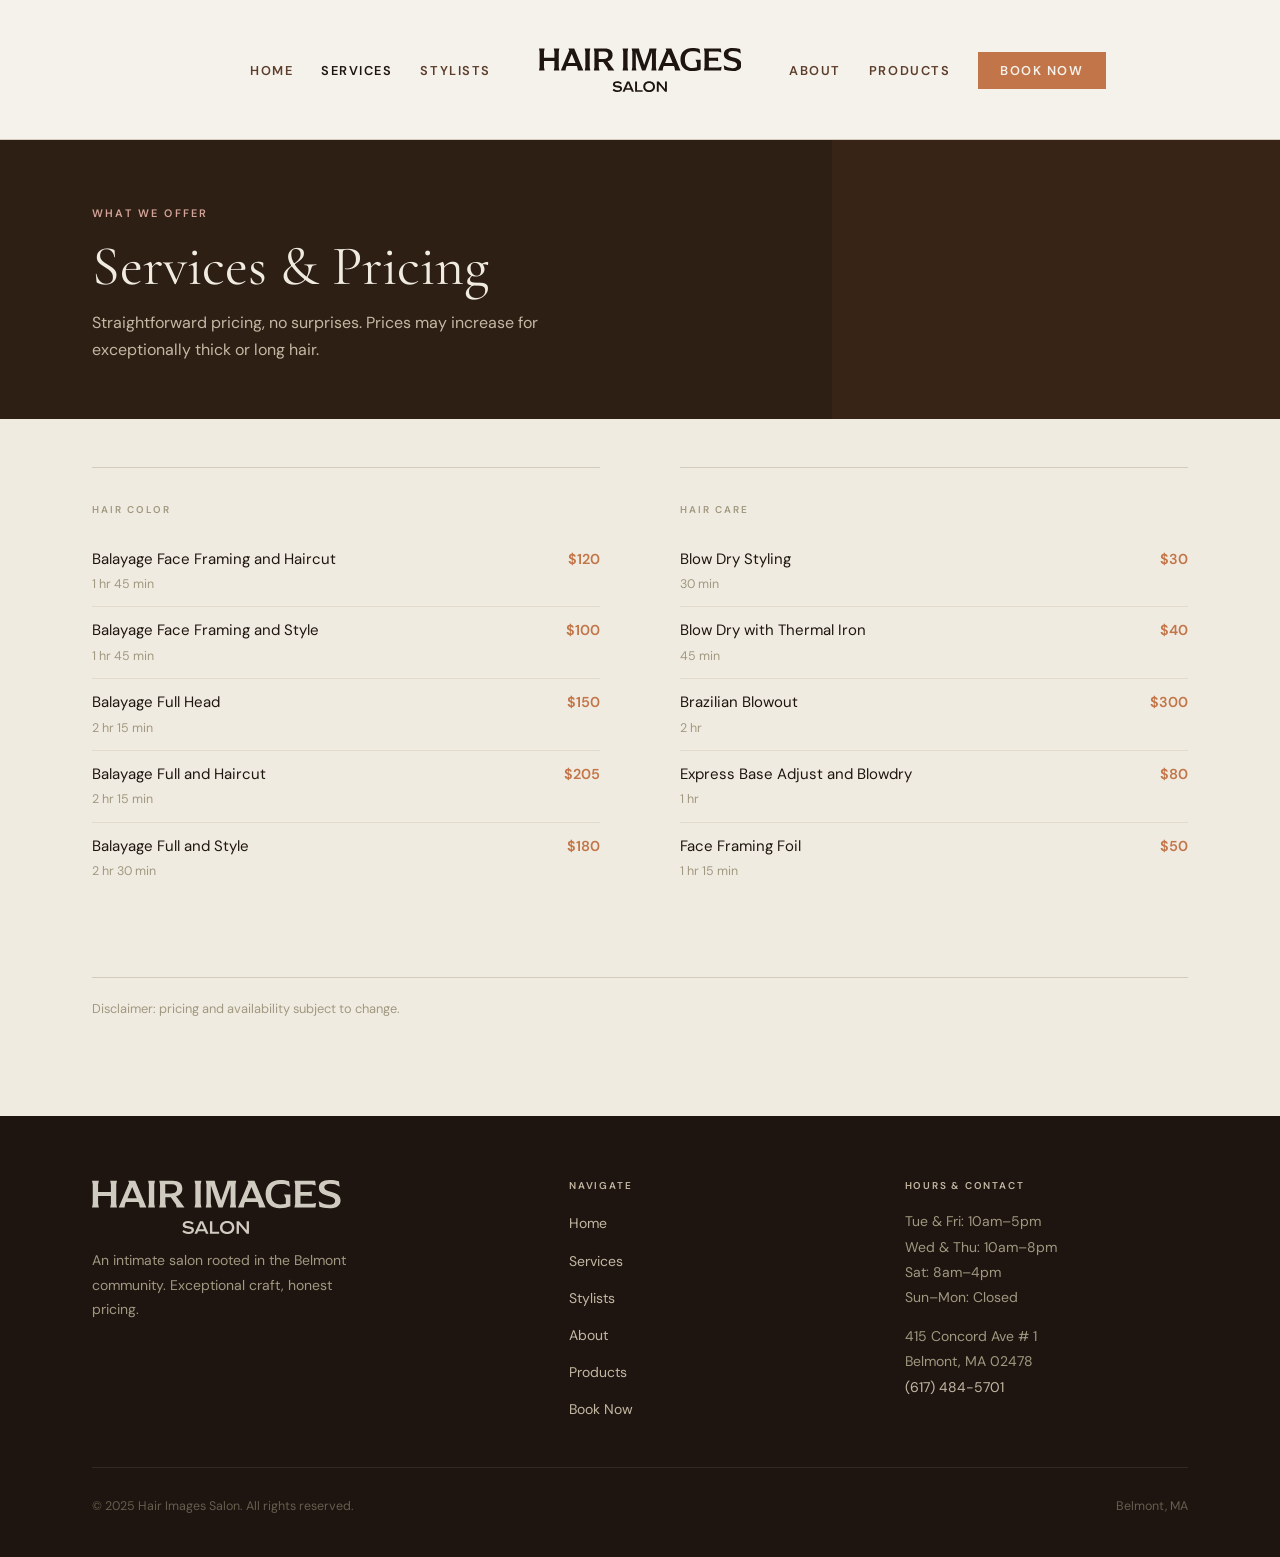
<file: services.html>
<!DOCTYPE html>
<html lang="en">
<head>
  <meta charset="UTF-8" />
  <meta name="viewport" content="width=device-width, initial-scale=1.0" />
  <title>Services — Hair Images Salon</title>
  <link rel="stylesheet" href="css/style.css" />
</head>
<body>

  <nav>
    <div class="nav-inner">
      <ul class="nav-links-left">
        <li><a href="index.html">Home</a></li>
        <li><a href="services.html" class="active">Services</a></li>
        <li><a href="stylists.html">Stylists</a></li>
      </ul>
      <a href="index.html" class="nav-logo">
        <svg class="logo-mark" viewBox="0 0 1441.63 313.19" xmlns="http://www.w3.org/2000/svg" role="img" aria-label="Hair Images Salon">
          <g>
            <g>
              <path d="M4.46,137.42V26.73L0,4.22h39.86l-4.46,22.51v42.91h74.34V26.73l-4.46-22.51h39.63l-4.22,22.51v110.68l4.22,22.51h-39.63l4.46-22.51v-45.26H35.41v45.26l4.46,22.51H0l4.46-22.51Z"/>
              <path d="M315.39,159.93h-38.69l-2.81-20.17-4.69-11.72h-72.46l-4.92,11.72-2.81,20.17h-33.77L215.5,17.12l-5.63-12.9h40.8l64.72,155.71ZM260.05,106.23l-26.97-65.89-27.2,65.89h54.17Z"/>
              <path d="M329.92,137.42V26.73l-4.46-22.51h39.86l-4.46,22.51v110.68l4.46,22.51h-39.86l4.46-22.51Z"/>
              <path d="M536.51,159.93h-45.26l-4.46-18.29-30.02-41.74h-31.19v37.52l4.92,22.51h-40.33l4.46-22.51V26.73l-4.46-22.51h77.38c38.69,0,56.28,16.65,56.28,46.9,0,21.57-11.96,37.52-36.35,43.15l49.01,65.66ZM459.83,77.62c21.1,0,33.53-8.68,33.53-26.26s-9.38-26.5-30.48-26.5h-37.99v52.76h34.94Z"/>
              <path d="M599.35,137.42V26.73l-4.46-22.51h39.86l-4.46,22.51v110.68l4.46,22.51h-39.86l4.46-22.51Z"/>
              <path d="M832.2,137.42l4.22,22.51h-36.82l4.46-22.51V29.78l-46.43,130.15h-24.15l-44.32-130.15v107.63l4.22,22.51h-33.77l4.46-22.51V26.73l-4.46-22.51h52.06l4.22,20.17,33.3,96.38,32.83-96.38,3.75-20.17h50.65l-4.22,22.51v110.68Z"/>
              <path d="M1006.89,159.93h-38.69l-2.81-20.17-4.69-11.72h-72.46l-4.92,11.72-2.81,20.17h-33.77l60.27-142.81-5.63-12.9h40.8l64.72,155.71ZM951.55,106.23l-26.97-65.89-27.2,65.89h54.17Z"/>
              <path d="M1150.63,84.42v68.47c-18.99,7.04-36.11,11.02-61.2,11.02-49.95,0-82.54-29.55-82.54-82.54S1041.35,0,1090.6,0c21.1,0,36.11,2.81,52.29,7.74l4.69,31.19-26.26-13.6c-9.38-1.88-18.76-2.81-29.31-2.81-30.48,0-53.47,17.82-53.47,58.62s20.4,60.73,53,60.73c11.49,0,20.87-1.41,32.6-4.69v-30.25l-10.32-22.51h36.82Z"/>
              <path d="M1299.77,132.72l-4.22,27.2h-121.47l4.46-22.51V26.73l-4.46-22.51h119.83l4.22,27.2-22.51-5.63h-66.36v44.08h48.31l17.12-2.81v26.73l-17.12-2.81h-48.31v47.37h68l22.51-5.63Z"/>
              <path d="M1319.69,155.47l-4.92-32.6,27.2,15.01c12.19,3.52,22.98,5.39,34.24,5.39,22.51,0,33.77-8.44,33.77-22.04s-8.68-20.4-38.69-28.37c-39.16-10.32-55.34-23.68-55.34-49.24S1336.81.23,1377.85.23c18.99,0,35.41,2.58,53.93,7.5l4.69,31.19-26.5-13.6c-9.85-2.81-19.46-4.22-29.78-4.22-19.93,0-32.6,7.74-32.6,19.93s7.04,19.46,37.05,27.44c40.33,10.55,56.98,24.15,56.98,49.71,0,27.67-22.51,45.96-63.78,45.96-26.5-.23-45.26-5.63-58.16-8.68Z"/>
            </g>
            <g>
              <path d="M523.79,300.34l7.91-10.1c6.15,5.93,15.92,10.87,27.78,10.87s18.12-4.39,18.12-9.66c0-6.81-8.02-8.46-20.2-10.32-15.48-2.42-31.18-5.71-31.18-21.96,0-12.74,12.3-21.74,31.4-21.74,13.51,0,24.38,4.06,32.17,11.42l-8.02,9.88c-6.04-5.6-14.71-9.22-25.25-9.22s-16.25,3.29-16.25,8.56c0,5.93,7.14,7.58,19.98,9.66,15.48,2.64,31.4,6.04,31.4,22.29,0,12.63-10.87,23.17-32.83,23.17-15.37,0-28.22-6.04-35.03-12.85Z"/>
              <path d="M626.79,238.63h16.69l32.28,73.24h-15.04l-5.82-13.95h-39.53l-5.82,13.95h-15.04l32.28-73.24ZM649.85,285.96l-14.71-35.25-14.71,35.25h29.43Z"/>
              <path d="M684.11,238.63h13.62v61.27h39.75v11.97h-53.36v-73.24Z"/>
              <path d="M742.19,275.31c0-22.4,16.91-37.88,41.72-37.88s41.73,15.48,41.73,37.88-16.8,37.88-41.73,37.88-41.72-15.59-41.72-37.88ZM783.92,301.11c16.8,0,27.78-10.65,27.78-25.8s-10.98-25.91-27.78-25.91-27.67,10.76-27.67,25.91,10.87,25.8,27.67,25.8Z"/>
              <path d="M838.71,238.63h14.16l43.92,53.04v-53.04h13.51v73.24h-13.18l-44.8-54.35v54.35h-13.62v-73.24Z"/>
            </g>
          </g>
        </svg>
      </a>
      <ul class="nav-links-right">
        <li><a href="about.html">About</a></li>
        <li><a href="products.html">Products</a></li>
        <li><a href="book.html" class="nav-book-btn">Book Now</a></li>
      </ul>
      <button class="nav-toggle" aria-label="Toggle menu">
        <span></span><span></span><span></span>
      </button>
    </div>
    <div class="nav-mobile-menu">
      <ul>
        <li><a href="index.html">Home</a></li>
        <li><a href="services.html" class="active">Services</a></li>
        <li><a href="stylists.html">Stylists</a></li>
        <li><a href="about.html">About</a></li>
        <li><a href="products.html">Products</a></li>
        <li><a href="book.html" class="nav-book-btn">Book Now</a></li>
      </ul>
    </div>
  </nav>

  <div class="page-hero">
    <div class="container">
      <span class="section-label">What We Offer</span>
      <h1>Services &amp; Pricing</h1>
      <p>Straightforward pricing, no surprises. Prices may increase for exceptionally thick or long hair.</p>
    </div>
  </div>

  <section class="services-content">
    <div class="container">
      <div class="services-grid">

        <div class="service-category">
          <h3>Hair Color</h3>
          <div class="service-item">
            <span>Balayage Face Framing and Haircut<br><small>1 hr 45 min</small></span>
            <span class="service-price">$120</span>
          </div>
          <div class="service-item">
            <span>Balayage Face Framing and Style<br><small>1 hr 45 min</small></span>
            <span class="service-price">$100</span>
          </div>
          <div class="service-item">
            <span>Balayage Full Head<br><small>2 hr 15 min</small></span>
            <span class="service-price">$150</span>
          </div>
          <div class="service-item">
            <span>Balayage Full and Haircut<br><small>2 hr 15 min</small></span>
            <span class="service-price">$205</span>
          </div>
          <div class="service-item">
            <span>Balayage Full and Style<br><small>2 hr 30 min</small></span>
            <span class="service-price">$180</span>
          </div>
        </div>

        <div class="service-category">
          <h3>Hair Care</h3>
          <div class="service-item">
            <span>Blow Dry Styling<br><small>30 min</small></span>
            <span class="service-price">$30</span>
          </div>
          <div class="service-item">
            <span>Blow Dry with Thermal Iron<br><small>45 min</small></span>
            <span class="service-price">$40</span>
          </div>
          <div class="service-item">
            <span>Brazilian Blowout<br><small>2 hr</small></span>
            <span class="service-price">$300</span>
          </div>
          <div class="service-item">
            <span>Express Base Adjust and Blowdry<br><small>1 hr</small></span>
            <span class="service-price">$80</span>
          </div>
          <div class="service-item">
            <span>Face Framing Foil<br><small>1 hr 15 min</small></span>
            <span class="service-price">$50</span>
          </div>
        </div>

      </div>

      <p class="services-note">Disclaimer: pricing and availability subject to change.</p>
    </div>
  </section>

  <footer>
    <div class="footer-inner">
      <div class="footer-grid">
        <div class="footer-brand">
          <div class="footer-logo">
            <svg class="logo-mark" viewBox="0 0 1441.63 313.19" xmlns="http://www.w3.org/2000/svg" role="img" aria-label="Hair Images Salon">
          <g>
            <g>
              <path d="M4.46,137.42V26.73L0,4.22h39.86l-4.46,22.51v42.91h74.34V26.73l-4.46-22.51h39.63l-4.22,22.51v110.68l4.22,22.51h-39.63l4.46-22.51v-45.26H35.41v45.26l4.46,22.51H0l4.46-22.51Z"/>
              <path d="M315.39,159.93h-38.69l-2.81-20.17-4.69-11.72h-72.46l-4.92,11.72-2.81,20.17h-33.77L215.5,17.12l-5.63-12.9h40.8l64.72,155.71ZM260.05,106.23l-26.97-65.89-27.2,65.89h54.17Z"/>
              <path d="M329.92,137.42V26.73l-4.46-22.51h39.86l-4.46,22.51v110.68l4.46,22.51h-39.86l4.46-22.51Z"/>
              <path d="M536.51,159.93h-45.26l-4.46-18.29-30.02-41.74h-31.19v37.52l4.92,22.51h-40.33l4.46-22.51V26.73l-4.46-22.51h77.38c38.69,0,56.28,16.65,56.28,46.9,0,21.57-11.96,37.52-36.35,43.15l49.01,65.66ZM459.83,77.62c21.1,0,33.53-8.68,33.53-26.26s-9.38-26.5-30.48-26.5h-37.99v52.76h34.94Z"/>
              <path d="M599.35,137.42V26.73l-4.46-22.51h39.86l-4.46,22.51v110.68l4.46,22.51h-39.86l4.46-22.51Z"/>
              <path d="M832.2,137.42l4.22,22.51h-36.82l4.46-22.51V29.78l-46.43,130.15h-24.15l-44.32-130.15v107.63l4.22,22.51h-33.77l4.46-22.51V26.73l-4.46-22.51h52.06l4.22,20.17,33.3,96.38,32.83-96.38,3.75-20.17h50.65l-4.22,22.51v110.68Z"/>
              <path d="M1006.89,159.93h-38.69l-2.81-20.17-4.69-11.72h-72.46l-4.92,11.72-2.81,20.17h-33.77l60.27-142.81-5.63-12.9h40.8l64.72,155.71ZM951.55,106.23l-26.97-65.89-27.2,65.89h54.17Z"/>
              <path d="M1150.63,84.42v68.47c-18.99,7.04-36.11,11.02-61.2,11.02-49.95,0-82.54-29.55-82.54-82.54S1041.35,0,1090.6,0c21.1,0,36.11,2.81,52.29,7.74l4.69,31.19-26.26-13.6c-9.38-1.88-18.76-2.81-29.31-2.81-30.48,0-53.47,17.82-53.47,58.62s20.4,60.73,53,60.73c11.49,0,20.87-1.41,32.6-4.69v-30.25l-10.32-22.51h36.82Z"/>
              <path d="M1299.77,132.72l-4.22,27.2h-121.47l4.46-22.51V26.73l-4.46-22.51h119.83l4.22,27.2-22.51-5.63h-66.36v44.08h48.31l17.12-2.81v26.73l-17.12-2.81h-48.31v47.37h68l22.51-5.63Z"/>
              <path d="M1319.69,155.47l-4.92-32.6,27.2,15.01c12.19,3.52,22.98,5.39,34.24,5.39,22.51,0,33.77-8.44,33.77-22.04s-8.68-20.4-38.69-28.37c-39.16-10.32-55.34-23.68-55.34-49.24S1336.81.23,1377.85.23c18.99,0,35.41,2.58,53.93,7.5l4.69,31.19-26.5-13.6c-9.85-2.81-19.46-4.22-29.78-4.22-19.93,0-32.6,7.74-32.6,19.93s7.04,19.46,37.05,27.44c40.33,10.55,56.98,24.15,56.98,49.71,0,27.67-22.51,45.96-63.78,45.96-26.5-.23-45.26-5.63-58.16-8.68Z"/>
            </g>
            <g>
              <path d="M523.79,300.34l7.91-10.1c6.15,5.93,15.92,10.87,27.78,10.87s18.12-4.39,18.12-9.66c0-6.81-8.02-8.46-20.2-10.32-15.48-2.42-31.18-5.71-31.18-21.96,0-12.74,12.3-21.74,31.4-21.74,13.51,0,24.38,4.06,32.17,11.42l-8.02,9.88c-6.04-5.6-14.71-9.22-25.25-9.22s-16.25,3.29-16.25,8.56c0,5.93,7.14,7.58,19.98,9.66,15.48,2.64,31.4,6.04,31.4,22.29,0,12.63-10.87,23.17-32.83,23.17-15.37,0-28.22-6.04-35.03-12.85Z"/>
              <path d="M626.79,238.63h16.69l32.28,73.24h-15.04l-5.82-13.95h-39.53l-5.82,13.95h-15.04l32.28-73.24ZM649.85,285.96l-14.71-35.25-14.71,35.25h29.43Z"/>
              <path d="M684.11,238.63h13.62v61.27h39.75v11.97h-53.36v-73.24Z"/>
              <path d="M742.19,275.31c0-22.4,16.91-37.88,41.72-37.88s41.73,15.48,41.73,37.88-16.8,37.88-41.73,37.88-41.72-15.59-41.72-37.88ZM783.92,301.11c16.8,0,27.78-10.65,27.78-25.8s-10.98-25.91-27.78-25.91-27.67,10.76-27.67,25.91,10.87,25.8,27.67,25.8Z"/>
              <path d="M838.71,238.63h14.16l43.92,53.04v-53.04h13.51v73.24h-13.18l-44.8-54.35v54.35h-13.62v-73.24Z"/>
            </g>
          </g>
        </svg>
          </div>
          <p>An intimate salon rooted in the Belmont community. Exceptional craft, honest pricing.</p>
        </div>
        <div class="footer-col">
          <h4>Navigate</h4>
          <ul>
            <li><a href="index.html">Home</a></li>
            <li><a href="services.html">Services</a></li>
            <li><a href="stylists.html">Stylists</a></li>
            <li><a href="about.html">About</a></li>
            <li><a href="products.html">Products</a></li>
            <li><a href="book.html">Book Now</a></li>
          </ul>
        </div>
        <div class="footer-col">
          <h4>Hours &amp; Contact</h4>
          <p>Tue &amp; Fri: 10am–5pm<br>Wed &amp; Thu: 10am–8pm<br>Sat: 8am–4pm<br>Sun–Mon: Closed</p>
          <p style="margin-top:14px;">415 Concord Ave # 1<br>Belmont, MA 02478<br><a href="tel:+16174845701">(617) 484-5701</a></p>
        </div>
      </div>
      <div class="footer-bottom">
        <p>&copy; 2025 Hair Images Salon. All rights reserved.</p>
        <p>Belmont, MA</p>
      </div>
    </div>
  </footer>

  <a href="book.html" class="mobile-book-fab">Book Now</a>
  <script src="js/nav.js"></script>
</body>
</html>
</file>
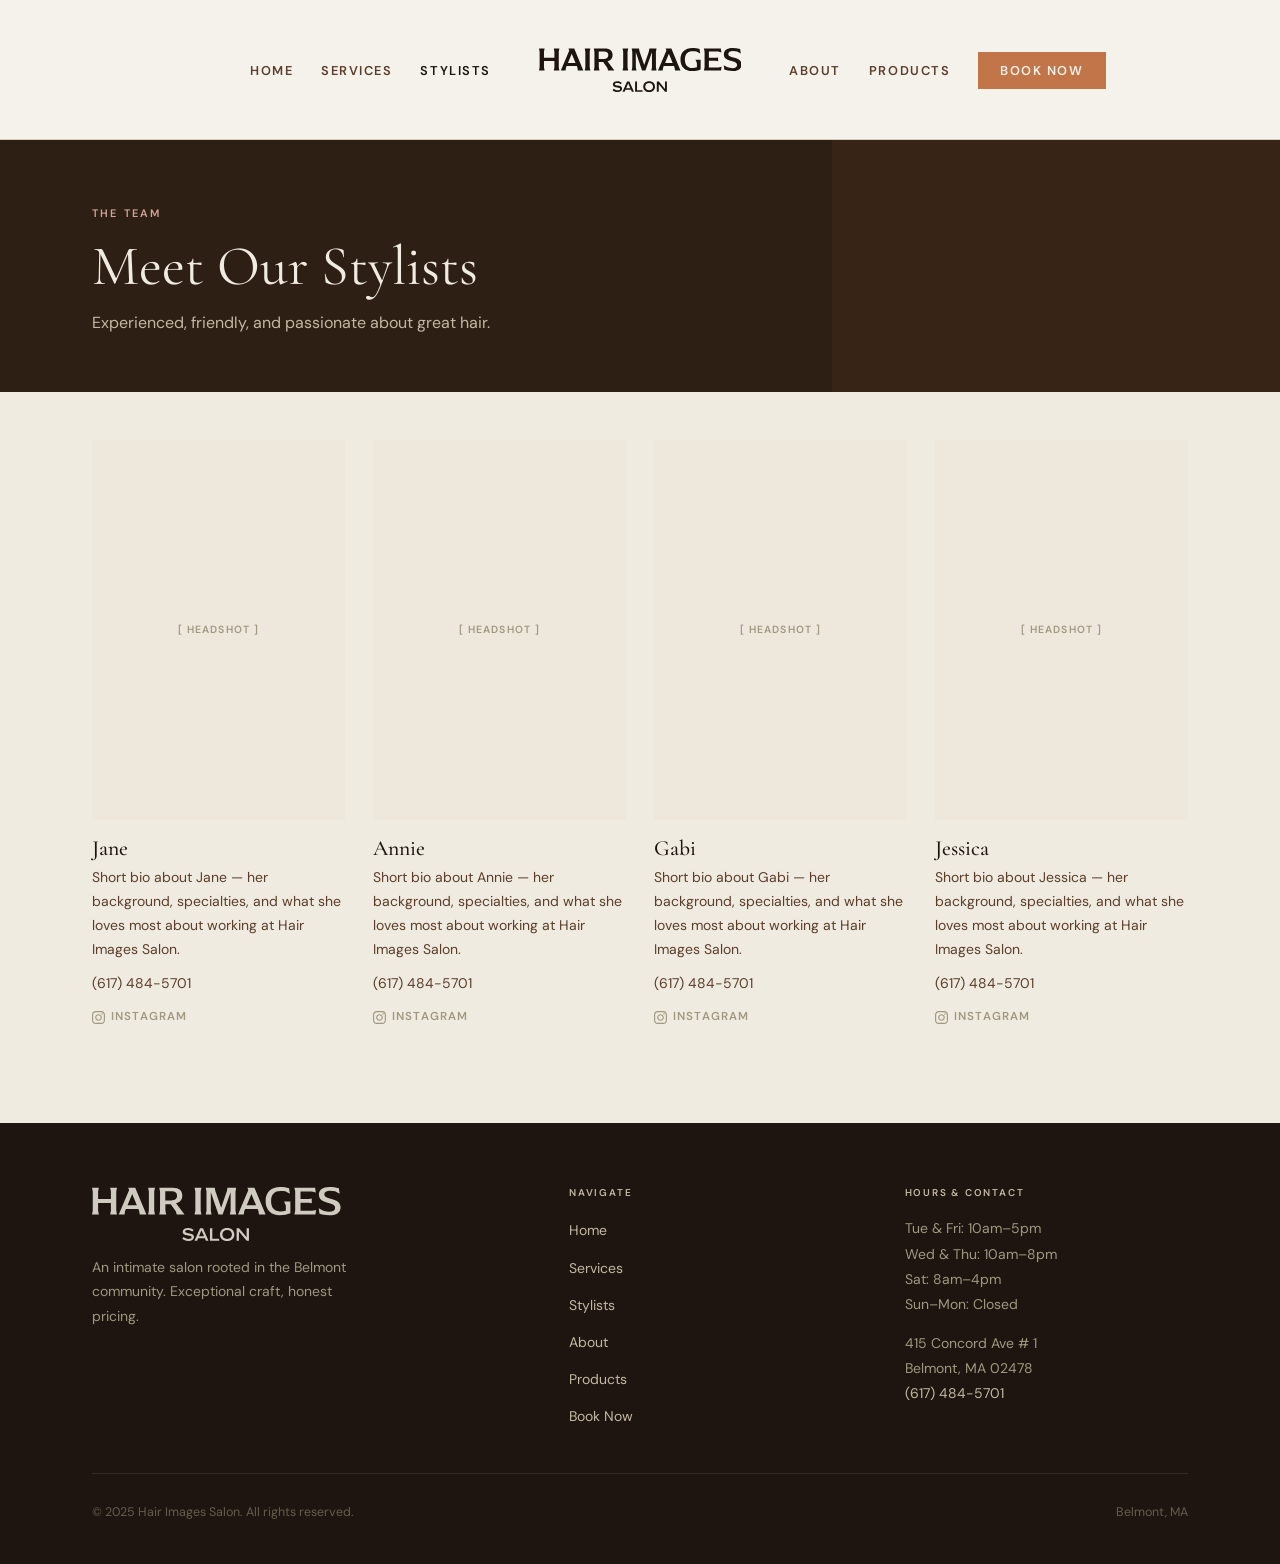
<file: stylists.html>
<!DOCTYPE html>
<html lang="en">
<head>
  <meta charset="UTF-8" />
  <meta name="viewport" content="width=device-width, initial-scale=1.0" />
  <title>Stylists — Hair Images Salon</title>
  <link rel="stylesheet" href="css/style.css" />
</head>
<body>

  <nav>
    <div class="nav-inner">
      <ul class="nav-links-left">
        <li><a href="index.html">Home</a></li>
        <li><a href="services.html">Services</a></li>
        <li><a href="stylists.html" class="active">Stylists</a></li>
      </ul>
      <a href="index.html" class="nav-logo">
        <svg class="logo-mark" viewBox="0 0 1441.63 313.19" xmlns="http://www.w3.org/2000/svg" role="img" aria-label="Hair Images Salon">
          <g>
            <g>
              <path d="M4.46,137.42V26.73L0,4.22h39.86l-4.46,22.51v42.91h74.34V26.73l-4.46-22.51h39.63l-4.22,22.51v110.68l4.22,22.51h-39.63l4.46-22.51v-45.26H35.41v45.26l4.46,22.51H0l4.46-22.51Z"/>
              <path d="M315.39,159.93h-38.69l-2.81-20.17-4.69-11.72h-72.46l-4.92,11.72-2.81,20.17h-33.77L215.5,17.12l-5.63-12.9h40.8l64.72,155.71ZM260.05,106.23l-26.97-65.89-27.2,65.89h54.17Z"/>
              <path d="M329.92,137.42V26.73l-4.46-22.51h39.86l-4.46,22.51v110.68l4.46,22.51h-39.86l4.46-22.51Z"/>
              <path d="M536.51,159.93h-45.26l-4.46-18.29-30.02-41.74h-31.19v37.52l4.92,22.51h-40.33l4.46-22.51V26.73l-4.46-22.51h77.38c38.69,0,56.28,16.65,56.28,46.9,0,21.57-11.96,37.52-36.35,43.15l49.01,65.66ZM459.83,77.62c21.1,0,33.53-8.68,33.53-26.26s-9.38-26.5-30.48-26.5h-37.99v52.76h34.94Z"/>
              <path d="M599.35,137.42V26.73l-4.46-22.51h39.86l-4.46,22.51v110.68l4.46,22.51h-39.86l4.46-22.51Z"/>
              <path d="M832.2,137.42l4.22,22.51h-36.82l4.46-22.51V29.78l-46.43,130.15h-24.15l-44.32-130.15v107.63l4.22,22.51h-33.77l4.46-22.51V26.73l-4.46-22.51h52.06l4.22,20.17,33.3,96.38,32.83-96.38,3.75-20.17h50.65l-4.22,22.51v110.68Z"/>
              <path d="M1006.89,159.93h-38.69l-2.81-20.17-4.69-11.72h-72.46l-4.92,11.72-2.81,20.17h-33.77l60.27-142.81-5.63-12.9h40.8l64.72,155.71ZM951.55,106.23l-26.97-65.89-27.2,65.89h54.17Z"/>
              <path d="M1150.63,84.42v68.47c-18.99,7.04-36.11,11.02-61.2,11.02-49.95,0-82.54-29.55-82.54-82.54S1041.35,0,1090.6,0c21.1,0,36.11,2.81,52.29,7.74l4.69,31.19-26.26-13.6c-9.38-1.88-18.76-2.81-29.31-2.81-30.48,0-53.47,17.82-53.47,58.62s20.4,60.73,53,60.73c11.49,0,20.87-1.41,32.6-4.69v-30.25l-10.32-22.51h36.82Z"/>
              <path d="M1299.77,132.72l-4.22,27.2h-121.47l4.46-22.51V26.73l-4.46-22.51h119.83l4.22,27.2-22.51-5.63h-66.36v44.08h48.31l17.12-2.81v26.73l-17.12-2.81h-48.31v47.37h68l22.51-5.63Z"/>
              <path d="M1319.69,155.47l-4.92-32.6,27.2,15.01c12.19,3.52,22.98,5.39,34.24,5.39,22.51,0,33.77-8.44,33.77-22.04s-8.68-20.4-38.69-28.37c-39.16-10.32-55.34-23.68-55.34-49.24S1336.81.23,1377.85.23c18.99,0,35.41,2.58,53.93,7.5l4.69,31.19-26.5-13.6c-9.85-2.81-19.46-4.22-29.78-4.22-19.93,0-32.6,7.74-32.6,19.93s7.04,19.46,37.05,27.44c40.33,10.55,56.98,24.15,56.98,49.71,0,27.67-22.51,45.96-63.78,45.96-26.5-.23-45.26-5.63-58.16-8.68Z"/>
            </g>
            <g>
              <path d="M523.79,300.34l7.91-10.1c6.15,5.93,15.92,10.87,27.78,10.87s18.12-4.39,18.12-9.66c0-6.81-8.02-8.46-20.2-10.32-15.48-2.42-31.18-5.71-31.18-21.96,0-12.74,12.3-21.74,31.4-21.74,13.51,0,24.38,4.06,32.17,11.42l-8.02,9.88c-6.04-5.6-14.71-9.22-25.25-9.22s-16.25,3.29-16.25,8.56c0,5.93,7.14,7.58,19.98,9.66,15.48,2.64,31.4,6.04,31.4,22.29,0,12.63-10.87,23.17-32.83,23.17-15.37,0-28.22-6.04-35.03-12.85Z"/>
              <path d="M626.79,238.63h16.69l32.28,73.24h-15.04l-5.82-13.95h-39.53l-5.82,13.95h-15.04l32.28-73.24ZM649.85,285.96l-14.71-35.25-14.71,35.25h29.43Z"/>
              <path d="M684.11,238.63h13.62v61.27h39.75v11.97h-53.36v-73.24Z"/>
              <path d="M742.19,275.31c0-22.4,16.91-37.88,41.72-37.88s41.73,15.48,41.73,37.88-16.8,37.88-41.73,37.88-41.72-15.59-41.72-37.88ZM783.92,301.11c16.8,0,27.78-10.65,27.78-25.8s-10.98-25.91-27.78-25.91-27.67,10.76-27.67,25.91,10.87,25.8,27.67,25.8Z"/>
              <path d="M838.71,238.63h14.16l43.92,53.04v-53.04h13.51v73.24h-13.18l-44.8-54.35v54.35h-13.62v-73.24Z"/>
            </g>
          </g>
        </svg>
      </a>
      <ul class="nav-links-right">
        <li><a href="about.html">About</a></li>
        <li><a href="products.html">Products</a></li>
        <li><a href="book.html" class="nav-book-btn">Book Now</a></li>
      </ul>
      <button class="nav-toggle" aria-label="Toggle menu">
        <span></span><span></span><span></span>
      </button>
    </div>
    <div class="nav-mobile-menu">
      <ul>
        <li><a href="index.html">Home</a></li>
        <li><a href="services.html">Services</a></li>
        <li><a href="stylists.html" class="active">Stylists</a></li>
        <li><a href="about.html">About</a></li>
        <li><a href="products.html">Products</a></li>
        <li><a href="book.html" class="nav-book-btn">Book Now</a></li>
      </ul>
    </div>
  </nav>

  <div class="page-hero">
    <div class="container">
      <span class="section-label">The Team</span>
      <h1>Meet Our Stylists</h1>
      <p>Experienced, friendly, and passionate about great hair.</p>
    </div>
  </div>

  <section class="stylists-content">
    <div class="container">
      <div class="stylist-grid">

        <div class="stylist-card">
          <div class="stylist-photo">[ Headshot ]</div>
          <div class="stylist-info">
            <h3>Jane</h3>
            <p>Short bio about Jane — her background, specialties, and what she loves most about working at Hair Images Salon.</p>
            <a href="tel:+16174845701" class="phone-link">(617) 484-5701</a>
            <div class="stylist-socials">
              <a href="#" class="stylist-social-link" target="_blank" rel="noopener">
                <svg viewBox="0 0 24 24"><path d="M12 2.163c3.204 0 3.584.012 4.85.07 3.252.148 4.771 1.691 4.919 4.919.058 1.265.069 1.645.069 4.849 0 3.205-.012 3.584-.069 4.849-.149 3.225-1.664 4.771-4.919 4.919-1.266.058-1.644.07-4.85.07-3.204 0-3.584-.012-4.849-.07-3.26-.149-4.771-1.699-4.919-4.92-.058-1.265-.07-1.644-.07-4.849 0-3.204.013-3.583.07-4.849.149-3.227 1.664-4.771 4.919-4.919 1.266-.057 1.645-.069 4.849-.069zm0-2.163c-3.259 0-3.667.014-4.947.072-4.358.2-6.78 2.618-6.98 6.98-.059 1.281-.073 1.689-.073 4.948 0 3.259.014 3.668.072 4.948.2 4.358 2.618 6.78 6.98 6.98 1.281.058 1.689.072 4.948.072 3.259 0 3.668-.014 4.948-.072 4.354-.2 6.782-2.618 6.979-6.98.059-1.28.073-1.689.073-4.948 0-3.259-.014-3.667-.072-4.947-.196-4.354-2.617-6.78-6.979-6.98-1.281-.059-1.69-.073-4.949-.073zm0 5.838c-3.403 0-6.162 2.759-6.162 6.162s2.759 6.163 6.162 6.163 6.162-2.759 6.162-6.163c0-3.403-2.759-6.162-6.162-6.162zm0 10.162c-2.209 0-4-1.79-4-4 0-2.209 1.791-4 4-4s4 1.791 4 4c0 2.21-1.791 4-4 4zm6.406-11.845c-.796 0-1.441.645-1.441 1.44s.645 1.44 1.441 1.44c.795 0 1.439-.645 1.439-1.44s-.644-1.44-1.439-1.44z"/></svg>
                Instagram
              </a>
            </div>
          </div>
        </div>

        <div class="stylist-card">
          <div class="stylist-photo">[ Headshot ]</div>
          <div class="stylist-info">
            <h3>Annie</h3>
            <p>Short bio about Annie — her background, specialties, and what she loves most about working at Hair Images Salon.</p>
            <a href="tel:+16174845701" class="phone-link">(617) 484-5701</a>
            <div class="stylist-socials">
              <a href="#" class="stylist-social-link" target="_blank" rel="noopener">
                <svg viewBox="0 0 24 24"><path d="M12 2.163c3.204 0 3.584.012 4.85.07 3.252.148 4.771 1.691 4.919 4.919.058 1.265.069 1.645.069 4.849 0 3.205-.012 3.584-.069 4.849-.149 3.225-1.664 4.771-4.919 4.919-1.266.058-1.644.07-4.85.07-3.204 0-3.584-.012-4.849-.07-3.26-.149-4.771-1.699-4.919-4.92-.058-1.265-.07-1.644-.07-4.849 0-3.204.013-3.583.07-4.849.149-3.227 1.664-4.771 4.919-4.919 1.266-.057 1.645-.069 4.849-.069zm0-2.163c-3.259 0-3.667.014-4.947.072-4.358.2-6.78 2.618-6.98 6.98-.059 1.281-.073 1.689-.073 4.948 0 3.259.014 3.668.072 4.948.2 4.358 2.618 6.78 6.98 6.98 1.281.058 1.689.072 4.948.072 3.259 0 3.668-.014 4.948-.072 4.354-.2 6.782-2.618 6.979-6.98.059-1.28.073-1.689.073-4.948 0-3.259-.014-3.667-.072-4.947-.196-4.354-2.617-6.78-6.979-6.98-1.281-.059-1.69-.073-4.949-.073zm0 5.838c-3.403 0-6.162 2.759-6.162 6.162s2.759 6.163 6.162 6.163 6.162-2.759 6.162-6.163c0-3.403-2.759-6.162-6.162-6.162zm0 10.162c-2.209 0-4-1.79-4-4 0-2.209 1.791-4 4-4s4 1.791 4 4c0 2.21-1.791 4-4 4zm6.406-11.845c-.796 0-1.441.645-1.441 1.44s.645 1.44 1.441 1.44c.795 0 1.439-.645 1.439-1.44s-.644-1.44-1.439-1.44z"/></svg>
                Instagram
              </a>
            </div>
          </div>
        </div>

        <div class="stylist-card">
          <div class="stylist-photo">[ Headshot ]</div>
          <div class="stylist-info">
            <h3>Gabi</h3>
            <p>Short bio about Gabi — her background, specialties, and what she loves most about working at Hair Images Salon.</p>
            <a href="tel:+16174845701" class="phone-link">(617) 484-5701</a>
            <div class="stylist-socials">
              <a href="#" class="stylist-social-link" target="_blank" rel="noopener">
                <svg viewBox="0 0 24 24"><path d="M12 2.163c3.204 0 3.584.012 4.85.07 3.252.148 4.771 1.691 4.919 4.919.058 1.265.069 1.645.069 4.849 0 3.205-.012 3.584-.069 4.849-.149 3.225-1.664 4.771-4.919 4.919-1.266.058-1.644.07-4.85.07-3.204 0-3.584-.012-4.849-.07-3.26-.149-4.771-1.699-4.919-4.92-.058-1.265-.07-1.644-.07-4.849 0-3.204.013-3.583.07-4.849.149-3.227 1.664-4.771 4.919-4.919 1.266-.057 1.645-.069 4.849-.069zm0-2.163c-3.259 0-3.667.014-4.947.072-4.358.2-6.78 2.618-6.98 6.98-.059 1.281-.073 1.689-.073 4.948 0 3.259.014 3.668.072 4.948.2 4.358 2.618 6.78 6.98 6.98 1.281.058 1.689.072 4.948.072 3.259 0 3.668-.014 4.948-.072 4.354-.2 6.782-2.618 6.979-6.98.059-1.28.073-1.689.073-4.948 0-3.259-.014-3.667-.072-4.947-.196-4.354-2.617-6.78-6.979-6.98-1.281-.059-1.69-.073-4.949-.073zm0 5.838c-3.403 0-6.162 2.759-6.162 6.162s2.759 6.163 6.162 6.163 6.162-2.759 6.162-6.163c0-3.403-2.759-6.162-6.162-6.162zm0 10.162c-2.209 0-4-1.79-4-4 0-2.209 1.791-4 4-4s4 1.791 4 4c0 2.21-1.791 4-4 4zm6.406-11.845c-.796 0-1.441.645-1.441 1.44s.645 1.44 1.441 1.44c.795 0 1.439-.645 1.439-1.44s-.644-1.44-1.439-1.44z"/></svg>
                Instagram
              </a>
            </div>
          </div>
        </div>

        <div class="stylist-card">
          <div class="stylist-photo">[ Headshot ]</div>
          <div class="stylist-info">
            <h3>Jessica</h3>
            <p>Short bio about Jessica — her background, specialties, and what she loves most about working at Hair Images Salon.</p>
            <a href="tel:+16174845701" class="phone-link">(617) 484-5701</a>
            <div class="stylist-socials">
              <a href="#" class="stylist-social-link" target="_blank" rel="noopener">
                <svg viewBox="0 0 24 24"><path d="M12 2.163c3.204 0 3.584.012 4.85.07 3.252.148 4.771 1.691 4.919 4.919.058 1.265.069 1.645.069 4.849 0 3.205-.012 3.584-.069 4.849-.149 3.225-1.664 4.771-4.919 4.919-1.266.058-1.644.07-4.85.07-3.204 0-3.584-.012-4.849-.07-3.26-.149-4.771-1.699-4.919-4.92-.058-1.265-.07-1.644-.07-4.849 0-3.204.013-3.583.07-4.849.149-3.227 1.664-4.771 4.919-4.919 1.266-.057 1.645-.069 4.849-.069zm0-2.163c-3.259 0-3.667.014-4.947.072-4.358.2-6.78 2.618-6.98 6.98-.059 1.281-.073 1.689-.073 4.948 0 3.259.014 3.668.072 4.948.2 4.358 2.618 6.78 6.98 6.98 1.281.058 1.689.072 4.948.072 3.259 0 3.668-.014 4.948-.072 4.354-.2 6.782-2.618 6.979-6.98.059-1.28.073-1.689.073-4.948 0-3.259-.014-3.667-.072-4.947-.196-4.354-2.617-6.78-6.979-6.98-1.281-.059-1.69-.073-4.949-.073zm0 5.838c-3.403 0-6.162 2.759-6.162 6.162s2.759 6.163 6.162 6.163 6.162-2.759 6.162-6.163c0-3.403-2.759-6.162-6.162-6.162zm0 10.162c-2.209 0-4-1.79-4-4 0-2.209 1.791-4 4-4s4 1.791 4 4c0 2.21-1.791 4-4 4zm6.406-11.845c-.796 0-1.441.645-1.441 1.44s.645 1.44 1.441 1.44c.795 0 1.439-.645 1.439-1.44s-.644-1.44-1.439-1.44z"/></svg>
                Instagram
              </a>
            </div>
          </div>
        </div>

      </div>
    </div>
  </section>

  <footer>
    <div class="footer-inner">
      <div class="footer-grid">
        <div class="footer-brand">
          <div class="footer-logo">
            <svg class="logo-mark" viewBox="0 0 1441.63 313.19" xmlns="http://www.w3.org/2000/svg" role="img" aria-label="Hair Images Salon">
          <g>
            <g>
              <path d="M4.46,137.42V26.73L0,4.22h39.86l-4.46,22.51v42.91h74.34V26.73l-4.46-22.51h39.63l-4.22,22.51v110.68l4.22,22.51h-39.63l4.46-22.51v-45.26H35.41v45.26l4.46,22.51H0l4.46-22.51Z"/>
              <path d="M315.39,159.93h-38.69l-2.81-20.17-4.69-11.72h-72.46l-4.92,11.72-2.81,20.17h-33.77L215.5,17.12l-5.63-12.9h40.8l64.72,155.71ZM260.05,106.23l-26.97-65.89-27.2,65.89h54.17Z"/>
              <path d="M329.92,137.42V26.73l-4.46-22.51h39.86l-4.46,22.51v110.68l4.46,22.51h-39.86l4.46-22.51Z"/>
              <path d="M536.51,159.93h-45.26l-4.46-18.29-30.02-41.74h-31.19v37.52l4.92,22.51h-40.33l4.46-22.51V26.73l-4.46-22.51h77.38c38.69,0,56.28,16.65,56.28,46.9,0,21.57-11.96,37.52-36.35,43.15l49.01,65.66ZM459.83,77.62c21.1,0,33.53-8.68,33.53-26.26s-9.38-26.5-30.48-26.5h-37.99v52.76h34.94Z"/>
              <path d="M599.35,137.42V26.73l-4.46-22.51h39.86l-4.46,22.51v110.68l4.46,22.51h-39.86l4.46-22.51Z"/>
              <path d="M832.2,137.42l4.22,22.51h-36.82l4.46-22.51V29.78l-46.43,130.15h-24.15l-44.32-130.15v107.63l4.22,22.51h-33.77l4.46-22.51V26.73l-4.46-22.51h52.06l4.22,20.17,33.3,96.38,32.83-96.38,3.75-20.17h50.65l-4.22,22.51v110.68Z"/>
              <path d="M1006.89,159.93h-38.69l-2.81-20.17-4.69-11.72h-72.46l-4.92,11.72-2.81,20.17h-33.77l60.27-142.81-5.63-12.9h40.8l64.72,155.71ZM951.55,106.23l-26.97-65.89-27.2,65.89h54.17Z"/>
              <path d="M1150.63,84.42v68.47c-18.99,7.04-36.11,11.02-61.2,11.02-49.95,0-82.54-29.55-82.54-82.54S1041.35,0,1090.6,0c21.1,0,36.11,2.81,52.29,7.74l4.69,31.19-26.26-13.6c-9.38-1.88-18.76-2.81-29.31-2.81-30.48,0-53.47,17.82-53.47,58.62s20.4,60.73,53,60.73c11.49,0,20.87-1.41,32.6-4.69v-30.25l-10.32-22.51h36.82Z"/>
              <path d="M1299.77,132.72l-4.22,27.2h-121.47l4.46-22.51V26.73l-4.46-22.51h119.83l4.22,27.2-22.51-5.63h-66.36v44.08h48.31l17.12-2.81v26.73l-17.12-2.81h-48.31v47.37h68l22.51-5.63Z"/>
              <path d="M1319.69,155.47l-4.92-32.6,27.2,15.01c12.19,3.52,22.98,5.39,34.24,5.39,22.51,0,33.77-8.44,33.77-22.04s-8.68-20.4-38.69-28.37c-39.16-10.32-55.34-23.68-55.34-49.24S1336.81.23,1377.85.23c18.99,0,35.41,2.58,53.93,7.5l4.69,31.19-26.5-13.6c-9.85-2.81-19.46-4.22-29.78-4.22-19.93,0-32.6,7.74-32.6,19.93s7.04,19.46,37.05,27.44c40.33,10.55,56.98,24.15,56.98,49.71,0,27.67-22.51,45.96-63.78,45.96-26.5-.23-45.26-5.63-58.16-8.68Z"/>
            </g>
            <g>
              <path d="M523.79,300.34l7.91-10.1c6.15,5.93,15.92,10.87,27.78,10.87s18.12-4.39,18.12-9.66c0-6.81-8.02-8.46-20.2-10.32-15.48-2.42-31.18-5.71-31.18-21.96,0-12.74,12.3-21.74,31.4-21.74,13.51,0,24.38,4.06,32.17,11.42l-8.02,9.88c-6.04-5.6-14.71-9.22-25.25-9.22s-16.25,3.29-16.25,8.56c0,5.93,7.14,7.58,19.98,9.66,15.48,2.64,31.4,6.04,31.4,22.29,0,12.63-10.87,23.17-32.83,23.17-15.37,0-28.22-6.04-35.03-12.85Z"/>
              <path d="M626.79,238.63h16.69l32.28,73.24h-15.04l-5.82-13.95h-39.53l-5.82,13.95h-15.04l32.28-73.24ZM649.85,285.96l-14.71-35.25-14.71,35.25h29.43Z"/>
              <path d="M684.11,238.63h13.62v61.27h39.75v11.97h-53.36v-73.24Z"/>
              <path d="M742.19,275.31c0-22.4,16.91-37.88,41.72-37.88s41.73,15.48,41.73,37.88-16.8,37.88-41.73,37.88-41.72-15.59-41.72-37.88ZM783.92,301.11c16.8,0,27.78-10.65,27.78-25.8s-10.98-25.91-27.78-25.91-27.67,10.76-27.67,25.91,10.87,25.8,27.67,25.8Z"/>
              <path d="M838.71,238.63h14.16l43.92,53.04v-53.04h13.51v73.24h-13.18l-44.8-54.35v54.35h-13.62v-73.24Z"/>
            </g>
          </g>
        </svg>
          </div>
          <p>An intimate salon rooted in the Belmont community. Exceptional craft, honest pricing.</p>
        </div>
        <div class="footer-col">
          <h4>Navigate</h4>
          <ul>
            <li><a href="index.html">Home</a></li>
            <li><a href="services.html">Services</a></li>
            <li><a href="stylists.html">Stylists</a></li>
            <li><a href="about.html">About</a></li>
            <li><a href="products.html">Products</a></li>
            <li><a href="book.html">Book Now</a></li>
          </ul>
        </div>
        <div class="footer-col">
          <h4>Hours &amp; Contact</h4>
          <p>Tue &amp; Fri: 10am–5pm<br>Wed &amp; Thu: 10am–8pm<br>Sat: 8am–4pm<br>Sun–Mon: Closed</p>
          <p style="margin-top:14px;">415 Concord Ave # 1<br>Belmont, MA 02478<br><a href="tel:+16174845701">(617) 484-5701</a></p>
        </div>
      </div>
      <div class="footer-bottom">
        <p>&copy; 2025 Hair Images Salon. All rights reserved.</p>
        <p>Belmont, MA</p>
      </div>
    </div>
  </footer>

  <a href="book.html" class="mobile-book-fab">Book Now</a>
  <script src="js/nav.js"></script>
</body>
</html>
</file>
<file: css/style.css>
/* =============================================
   Hair Images — Design System
   Parchment / Espresso / Terracotta / Seaweed
   ============================================= */

@import url('https://fonts.googleapis.com/css2?family=Cormorant+Garamond:ital,wght@0,300;0,400;0,500;0,600;1,300;1,400;1,500;1,600&family=DM+Sans:opsz,wght@9..40,300;9..40,400;9..40,500;9..40,600&display=swap');

/* ── Custom Properties ─────────────────────── */
:root {
  /* Dark Neutrals */
  --espresso:   #1E1510;
  --dark-roast: #2E1F14;
  --walnut:     #5C3D2A;
  --driftwood:  #8B6347;

  /* Warm Accents */
  --terracotta: #C27548;
  --terra-dark: #A8623B;
  --blush:      #D4A49A;
  --ochre:      #B89A3C;

  /* Cool Accents */
  --fern:       #4A6741;
  --sage:       #7A9470;
  --seaweed:    #1B3A2F;
  --clay:       #7A8F94;

  /* Light Neutrals */
  --ash:        #A09880;
  --linen:      #C4B8A4;
  --birch:      #D4CABB;

  /* Near-Whites */
  --bone:       #EDE7DC;
  --parchment:  #F0EBE0;
  --white-sand: #F5F2EC;

  /* Semantic */
  --bg:         var(--parchment);
  --bg-alt:     var(--bone);
  --text:       var(--espresso);
  --text-mid:   var(--walnut);
  --text-muted: var(--ash);
  --accent:     var(--terracotta);
  --border:     var(--birch);

  --nav-h:  140px;
  --max-w: 1160px;
}

/* ── Reset ──────────────────────────────────── */
*, *::before, *::after { box-sizing: border-box; margin: 0; padding: 0; }
html { scroll-behavior: smooth; }

body {
  background: var(--bg);
  color: var(--text);
  font-family: 'DM Sans', sans-serif;
  font-size: 16px;
  line-height: 1.7;
  -webkit-font-smoothing: antialiased;
}

img { display: block; max-width: 100%; }
a   { color: inherit; text-decoration: none; }
address { font-style: normal; }

h1, h2, h3, h4, h5 {
  font-family: 'Cormorant Garamond', serif;
  line-height: 1.15;
  font-weight: 400;
}

/* ── Layout Utilities ───────────────────────── */
.container {
  max-width: var(--max-w);
  margin: 0 auto;
  padding: 0 32px;
}

.section-label {
  display: block;
  font-family: 'DM Sans', sans-serif;
  font-size: 0.68rem;
  font-weight: 600;
  letter-spacing: 0.2em;
  text-transform: uppercase;
  color: var(--text-muted);
}

/* ── Buttons ─────────────────────────────────── */
.btn-primary {
  display: inline-block;
  background: var(--accent);
  color: var(--white-sand);
  padding: 14px 32px;
  font-family: 'DM Sans', sans-serif;
  font-weight: 600;
  font-size: 0.8rem;
  letter-spacing: 0.1em;
  text-transform: uppercase;
  transition: background 0.25s;
}
.btn-primary:hover { background: var(--terra-dark); }

.btn-outline {
  display: inline-block;
  border: 1.5px solid var(--espresso);
  color: var(--espresso);
  padding: 13px 32px;
  font-family: 'DM Sans', sans-serif;
  font-weight: 600;
  font-size: 0.8rem;
  letter-spacing: 0.1em;
  text-transform: uppercase;
  transition: background 0.25s, color 0.25s;
}
.btn-outline:hover {
  background: var(--espresso);
  color: var(--white-sand);
}

.btn-ghost {
  display: inline-block;
  border: 1.5px solid rgba(240, 235, 224, 0.55);
  color: var(--parchment);
  padding: 13px 32px;
  font-family: 'DM Sans', sans-serif;
  font-weight: 600;
  font-size: 0.8rem;
  letter-spacing: 0.1em;
  text-transform: uppercase;
  transition: background 0.25s, color 0.25s, border-color 0.25s;
}
.btn-ghost:hover {
  background: var(--parchment);
  color: var(--espresso);
  border-color: var(--parchment);
}

/* ── Arc Divider ─────────────────────────────── */
.arc-divider {
  max-width: 900px;
  margin: 0 auto;
  padding: 6px 32px;
  line-height: 0;
  pointer-events: none;
}
.arc-divider svg { width: 100%; height: auto; display: block; }

/* ── Top Bar ─────────────────────────────────── */
.topbar {
  background: var(--dark-roast);
  color: var(--ash);
  font-size: 0.72rem;
  letter-spacing: 0.06em;
  padding: 8px 0;
}
.topbar-inner {
  max-width: var(--max-w);
  margin: 0 auto;
  padding: 0 32px;
  display: flex;
  justify-content: space-between;
  align-items: center;
  gap: 16px;
}
.topbar a { color: var(--linen); transition: color 0.2s; }
.topbar a:hover { color: var(--white-sand); }

/* ── Navigation ──────────────────────────────── */
nav {
  position: sticky;
  top: 0;
  z-index: 200;
  background: var(--white-sand);
  border-bottom: 1px solid var(--birch);
  height: var(--nav-h);
}

.nav-inner {
  max-width: var(--max-w);
  margin: 0 auto;
  padding: 0 32px;
  height: 100%;
  display: grid;
  grid-template-columns: 1fr auto 1fr;
  align-items: center;
  position: relative;
}

.nav-logo {
  display: flex;
  align-items: center;
  justify-content: center;
  gap: 11px;
  color: var(--espresso);
  padding: 22px 48px;
}

.logo-mark {
  height: 44px;
  width: auto;
  fill: var(--espresso);
  flex-shrink: 0;
}

.logo-wordmark {
  font-family: 'Cormorant Garamond', serif;
  font-size: 1.55rem;
  font-weight: 400;
  letter-spacing: 0.04em;
  color: var(--espresso);
  white-space: nowrap;
  line-height: 1;
}
.logo-wordmark em {
  font-style: italic;
  color: var(--terracotta);
}

.nav-links-left,
.nav-links-right {
  display: flex;
  align-items: center;
  gap: 28px;
  list-style: none;
}
.nav-links-left { justify-content: flex-end; }
.nav-links-right { justify-content: flex-start; }

.nav-links-left a,
.nav-links-right a {
  font-family: 'DM Sans', sans-serif;
  font-size: 0.8rem;
  font-weight: 600;
  letter-spacing: 0.12em;
  text-transform: uppercase;
  color: var(--walnut);
  transition: color 0.2s;
}
.nav-links-left a:hover,
.nav-links-left a.active,
.nav-links-right a:hover,
.nav-links-right a.active { color: var(--espresso); }

.nav-book-btn {
  background: var(--accent) !important;
  color: var(--white-sand) !important;
  padding: 10px 22px !important;
  letter-spacing: 0.12em !important;
  transition: background 0.2s !important;
}
.nav-book-btn:hover {
  background: var(--terra-dark) !important;
  color: var(--white-sand) !important;
}

.nav-toggle {
  display: none;
  background: none;
  border: none;
  cursor: pointer;
  padding: 4px;
  position: absolute;
  right: 32px;
  top: 50%;
  transform: translateY(-50%);
}
.nav-toggle span {
  display: block;
  width: 22px;
  height: 1.5px;
  background: var(--espresso);
  margin: 5px 0;
  transition: all 0.3s;
}

.nav-mobile-menu { display: none; }

/* ── Hero (Full-Bleed) ───────────────────────── */
.hero {
  position: relative;
  min-height: 82vh;
  display: flex;
  flex-direction: column;
  justify-content: center;
  padding: 60px 0;
}

.hero-bg {
  position: absolute;
  inset: 0;
  z-index: 0;
}
.hero-bg img {
  width: 100%;
  height: 100%;
  object-fit: cover;
  object-position: center 30%;
}

.hero-overlay {
  position: absolute;
  inset: 0;
  z-index: 1;
  background: linear-gradient(
    to top,
    rgba(92, 61, 42, 0.96) 0%,
    rgba(92, 61, 42, 0.82) 40%,
    rgba(92, 61, 42, 0.62) 100%
  );
}

.hero-content {
  position: relative;
  z-index: 2;
  max-width: var(--max-w);
  margin: 0 auto;
  padding: 0 32px;
  width: 100%;
}

.hero-eyebrow {
  display: block;
  font-family: 'DM Sans', sans-serif;
  font-size: 0.68rem;
  font-weight: 600;
  letter-spacing: 0.22em;
  text-transform: uppercase;
  color: var(--terracotta);
  margin-bottom: 18px;
}

.hero-content h1 {
  font-family: 'Cormorant Garamond', serif;
  font-size: clamp(52px, 7.5vw, 92px);
  font-weight: 400;
  color: var(--parchment);
  max-width: 820px;
  margin-bottom: 22px;
  line-height: 0.96;
}
.hero-content h1 em {
  font-style: italic;
  color: var(--parchment);
}
.hero-h1-sans {
  font-family: 'DM Sans', sans-serif;
  font-weight: 300;
  letter-spacing: -0.01em;
}

.hero-sub {
  font-size: 1.05rem;
  color: var(--linen);
  max-width: 440px;
  margin-bottom: 38px;
  line-height: 1.7;
}

.hero-ctas {
  display: flex;
  gap: 16px;
  flex-wrap: wrap;
}

/* ── Philosophy ──────────────────────────────── */
.philosophy {
  background: var(--bg);
  padding: 88px 0 80px;
}
.philosophy-inner {
  max-width: var(--max-w);
  margin: 0 auto;
  padding: 0 32px;
  display: grid;
  grid-template-columns: 220px 1fr;
  gap: 64px;
  align-items: start;
}
.philosophy-label-col { padding-top: 6px; }
.philosophy-text h2 {
  font-size: clamp(2rem, 3.5vw, 2.9rem);
  color: var(--espresso);
  margin-bottom: 22px;
}
.philosophy-text p {
  font-size: 1.05rem;
  color: var(--walnut);
  line-height: 1.85;
  max-width: 580px;
  margin-bottom: 14px;
}
.philosophy-text p:last-child { margin-bottom: 0; }

/* ── Services Spotlight ──────────────────────── */
.services-spotlight {
  background: var(--bg-alt);
  padding: 80px 0 96px;
}
.spotlight-header {
  text-align: center;
  margin-bottom: 52px;
}
.spotlight-header .section-label { margin-bottom: 12px; }
.spotlight-header h2 {
  font-size: clamp(2rem, 3.5vw, 3rem);
  color: var(--espresso);
  max-width: 640px;
  margin: 0 auto;
}

.spotlight-grid {
  display: grid;
  grid-template-columns: repeat(4, 1fr);
  gap: 10px;
  margin-bottom: 48px;
}

.spotlight-card { display: flex; flex-direction: column; }

.card-swatch {
  aspect-ratio: 2/3;
  display: flex;
  flex-direction: column;
  justify-content: flex-end;
  padding: 24px 22px;
  position: relative;
  overflow: hidden;
}
.spotlight-card:nth-child(1) .card-swatch { background: var(--dark-roast); }
.spotlight-card:nth-child(2) .card-swatch { background: var(--walnut); }
.spotlight-card:nth-child(3) .card-swatch { background: var(--driftwood); }
.spotlight-card:nth-child(4) .card-swatch { background: var(--ash); }

.card-num {
  font-family: 'Cormorant Garamond', serif;
  font-size: 5.5rem;
  font-weight: 300;
  color: rgba(255, 255, 255, 0.13);
  position: absolute;
  top: 14px;
  right: 16px;
  line-height: 1;
  user-select: none;
}

.card-swatch-label {
  font-family: 'Cormorant Garamond', serif;
  font-style: italic;
  font-size: 1.45rem;
  color: rgba(240, 235, 224, 0.88);
  line-height: 1.2;
  position: relative;
  z-index: 1;
}

.card-body { padding: 14px 0 8px; }

.card-tag {
  display: block;
  font-family: 'DM Sans', sans-serif;
  font-size: 0.62rem;
  font-weight: 600;
  letter-spacing: 0.18em;
  text-transform: uppercase;
  color: var(--ash);
  margin-bottom: 5px;
}

.card-body h3 {
  font-size: 1.1rem;
  color: var(--espresso);
  margin-bottom: 5px;
  font-weight: 500;
}
.card-body p {
  font-size: 0.84rem;
  color: var(--walnut);
  line-height: 1.6;
}

.spotlight-cta { text-align: center; }

/* ── Team Teaser ─────────────────────────────── */
.team-teaser {
  background: var(--bg);
  padding: 80px 0 96px;
}
.team-teaser-inner {
  max-width: var(--max-w);
  margin: 0 auto;
  padding: 0 32px;
  display: grid;
  grid-template-columns: 1fr 1fr;
  gap: 72px;
  align-items: center;
}
.team-teaser-text .section-label { margin-bottom: 14px; }
.team-teaser-text h2 {
  font-size: clamp(2rem, 3vw, 2.8rem);
  color: var(--espresso);
  margin-bottom: 20px;
}
.team-teaser-text p {
  font-size: 1.05rem;
  color: var(--walnut);
  line-height: 1.8;
  margin-bottom: 30px;
  max-width: 460px;
}

.team-feature-box {
  background: var(--fern);
  aspect-ratio: 3/4;
  padding: 52px 44px;
  display: flex;
  flex-direction: column;
  justify-content: flex-end;
  position: relative;
  overflow: hidden;
}
.team-feature-box::before {
  content: '';
  position: absolute;
  top: -60px; right: -60px;
  width: 200px; height: 200px;
  border-radius: 50%;
  border: 1px solid rgba(122, 148, 112, 0.25);
  pointer-events: none;
}
.team-feature-box::after {
  content: '';
  position: absolute;
  top: -20px; right: -20px;
  width: 120px; height: 120px;
  border-radius: 50%;
  border: 1px solid rgba(122, 148, 112, 0.2);
  pointer-events: none;
}
.team-feature-box blockquote { position: relative; z-index: 1; }
.team-feature-box blockquote p {
  font-family: 'Cormorant Garamond', serif;
  font-style: italic;
  font-size: clamp(1.3rem, 2.2vw, 1.65rem);
  color: var(--parchment);
  line-height: 1.5;
  margin-bottom: 18px;
}
.team-feature-box cite {
  font-family: 'DM Sans', sans-serif;
  font-style: normal;
  font-size: 0.65rem;
  font-weight: 600;
  letter-spacing: 0.16em;
  text-transform: uppercase;
  color: var(--sage);
}

/* ── Testimonials ────────────────────────────── */
.testimonials {
  background: var(--seaweed);
  padding: 96px 0;
}
.testimonials-inner {
  max-width: var(--max-w);
  margin: 0 auto;
  padding: 0 32px;
}
.testimonials-header {
  text-align: center;
  margin-bottom: 60px;
}
.testimonials-stars {
  display: block;
  color: var(--ochre);
  font-size: 0.9rem;
  letter-spacing: 5px;
  margin-bottom: 10px;
}
.testimonials-rating {
  font-family: 'DM Sans', sans-serif;
  font-size: 0.65rem;
  font-weight: 600;
  letter-spacing: 0.2em;
  text-transform: uppercase;
  color: var(--sage);
}
.testimonials-grid {
  display: grid;
  grid-template-columns: repeat(3, 1fr);
  gap: 52px;
}
.testimonial-item {
  border-top: 1px solid rgba(122, 148, 112, 0.3);
  padding-top: 28px;
}
.testimonial-item blockquote p {
  font-family: 'Cormorant Garamond', serif;
  font-style: italic;
  font-size: clamp(1.25rem, 2vw, 1.65rem);
  color: var(--parchment);
  line-height: 1.5;
  margin-bottom: 22px;
}
.testimonial-item cite {
  font-family: 'DM Sans', sans-serif;
  font-style: normal;
  font-size: 0.65rem;
  font-weight: 600;
  letter-spacing: 0.18em;
  text-transform: uppercase;
  color: var(--sage);
}

/* ── Location / Hours ────────────────────────── */
.location-section {
  background: var(--bg);
  padding: 96px 0;
}
.location-inner {
  max-width: var(--max-w);
  margin: 0 auto;
  padding: 0 32px;
  display: grid;
  grid-template-columns: 1.2fr 1fr;
  gap: 72px;
  align-items: start;
}
.location-map iframe {
  display: block;
  width: 100%;
  height: 440px;
  border: 0;
}
.location-info .section-label { margin-bottom: 14px; }
.location-info h2 {
  font-size: clamp(1.8rem, 2.8vw, 2.4rem);
  color: var(--espresso);
  margin-bottom: 32px;
}
.location-details {
  display: flex;
  flex-direction: column;
  gap: 22px;
  margin-bottom: 8px;
}
.location-detail h4 {
  font-family: 'DM Sans', sans-serif;
  font-size: 0.62rem;
  font-weight: 600;
  letter-spacing: 0.18em;
  text-transform: uppercase;
  color: var(--ash);
  margin-bottom: 6px;
}
.location-detail p,
.location-detail address { font-size: 0.9375rem; color: var(--espresso); line-height: 1.7; }
.location-detail a { color: var(--terracotta); transition: opacity 0.2s; }
.location-detail a:hover { opacity: 0.75; }

.hours-table { width: 100%; border-collapse: collapse; font-size: 0.875rem; }
.hours-table td { padding: 5px 0; color: var(--espresso); }
.hours-table td:first-child { color: var(--walnut); width: 120px; }
.hours-table .closed { color: var(--ash); }

.location-actions {
  display: flex;
  gap: 14px;
  flex-wrap: wrap;
  margin-top: 28px;
}

/* ── Social ──────────────────────────────────── */
.social-section {
  background: var(--bg-alt);
  padding: 64px 0;
}
.social-inner {
  max-width: var(--max-w);
  margin: 0 auto;
  padding: 0 32px;
  display: flex;
  align-items: center;
  justify-content: space-between;
  gap: 48px;
  flex-wrap: wrap;
}
.social-text .section-label { margin-bottom: 10px; }
.social-text h2 {
  font-size: clamp(1.8rem, 2.5vw, 2.2rem);
  color: var(--espresso);
  margin-bottom: 8px;
}
.social-text p { font-size: 0.9375rem; color: var(--walnut); }
.social-links { display: flex; gap: 14px; }
.social-link {
  display: flex;
  align-items: center;
  gap: 10px;
  border: 1.5px solid var(--birch);
  padding: 12px 22px;
  font-family: 'DM Sans', sans-serif;
  font-size: 0.75rem;
  font-weight: 600;
  letter-spacing: 0.1em;
  text-transform: uppercase;
  color: var(--espresso);
  transition: border-color 0.25s, color 0.25s;
}
.social-link:hover { border-color: var(--terracotta); color: var(--terracotta); }
.social-link svg { width: 16px; height: 16px; fill: currentColor; flex-shrink: 0; }

/* ── Footer ──────────────────────────────────── */
footer {
  background: var(--espresso);
  padding: 64px 0 40px;
}
.footer-inner {
  max-width: var(--max-w);
  margin: 0 auto;
  padding: 0 32px;
}
.footer-grid {
  display: grid;
  grid-template-columns: 1.5fr 1fr 1fr;
  gap: 52px;
  padding-bottom: 44px;
  border-bottom: 1px solid rgba(196, 184, 164, 0.12);
  margin-bottom: 28px;
}
.footer-brand { display: flex; flex-direction: column; gap: 14px; }
.footer-logo { display: flex; align-items: center; gap: 12px; }
.footer-logo .logo-mark { height: 54px; fill: var(--parchment); opacity: 0.85; }
.footer-brand > p {
  font-size: 0.875rem;
  color: var(--ash);
  line-height: 1.75;
  max-width: 280px;
}
.footer-col h4 {
  font-family: 'DM Sans', sans-serif;
  font-size: 0.62rem;
  font-weight: 600;
  letter-spacing: 0.18em;
  text-transform: uppercase;
  color: var(--linen);
  margin-bottom: 18px;
}
.footer-col ul { list-style: none; display: flex; flex-direction: column; gap: 10px; }
.footer-col ul a { font-size: 0.875rem; color: var(--ash); transition: color 0.2s; }
.footer-col ul a:hover { color: var(--parchment); }
.footer-col p { font-size: 0.875rem; color: var(--ash); line-height: 1.8; }
.footer-col a:not([class]) { color: var(--linen); transition: color 0.2s; }
.footer-col a:not([class]):hover { color: var(--parchment); }
.footer-bottom {
  display: flex;
  justify-content: space-between;
  align-items: center;
  flex-wrap: wrap;
  gap: 8px;
}
.footer-bottom p { font-size: 0.78rem; color: var(--ash); opacity: 0.55; }

/* ── Inner Page Hero ─────────────────────────── */
.page-hero {
  background: var(--dark-roast);
  padding: 64px 0 56px;
  position: relative;
  overflow: hidden;
}
.page-hero::before {
  content: '';
  position: absolute;
  top: 0; right: 0;
  width: 35%; height: 100%;
  background: rgba(194, 117, 72, 0.06);
  pointer-events: none;
}
.page-hero .section-label { color: var(--blush); margin-bottom: 12px; }
.page-hero h1 {
  font-size: clamp(2.2rem, 4.5vw, 3.5rem);
  color: var(--parchment);
  margin-bottom: 10px;
}
.page-hero > .container > p {
  font-size: 1rem;
  color: var(--linen);
  max-width: 480px;
  line-height: 1.7;
}

/* ── Services Page ───────────────────────────── */
.services-content { padding: 48px 0 96px; }

.services-grid {
  display: grid;
  grid-template-columns: repeat(2, 1fr);
  gap: 0 80px;
}

.service-category {
  padding: 36px 0;
  border-top: 1px solid var(--birch);
}

.service-category h3 {
  font-family: 'DM Sans', sans-serif;
  font-size: 0.62rem;
  font-weight: 600;
  letter-spacing: 0.2em;
  text-transform: uppercase;
  color: var(--ash);
  margin-bottom: 20px;
}

.service-item {
  display: flex;
  justify-content: space-between;
  align-items: baseline;
  padding: 11px 0;
  border-bottom: 1px solid rgba(212, 202, 187, 0.5);
  font-size: 0.9375rem;
  color: var(--espresso);
}
.service-item:last-child { border-bottom: none; }
.service-item small {
  display: block;
  font-size: 0.78rem;
  color: var(--ash);
  margin-top: 2px;
}
.service-price {
  font-weight: 600;
  color: var(--terracotta);
  white-space: nowrap;
  margin-left: 12px;
  font-size: 0.9rem;
}

.services-note {
  margin-top: 48px;
  padding-top: 20px;
  border-top: 1px solid var(--birch);
  font-size: 0.8rem;
  color: var(--ash);
}

/* ── Stylists Page ───────────────────────────── */
.stylists-content { padding: 48px 0 96px; }

.stylist-grid {
  display: grid;
  grid-template-columns: repeat(4, 1fr);
  gap: 28px;
}

.stylist-photo {
  background: var(--bone);
  aspect-ratio: 2/3;
  display: flex;
  align-items: center;
  justify-content: center;
  color: var(--ash);
  font-size: 0.65rem;
  font-weight: 600;
  letter-spacing: 0.1em;
  text-transform: uppercase;
  margin-bottom: 16px;
  overflow: hidden;
}
.stylist-photo img { width: 100%; height: 100%; object-fit: cover; }

.stylist-info h3 {
  font-size: 1.35rem;
  font-weight: 500;
  color: var(--espresso);
  margin-bottom: 6px;
}
.stylist-info > p {
  font-size: 0.875rem;
  color: var(--walnut);
  line-height: 1.7;
  margin-bottom: 10px;
}
.stylist-info .phone-link {
  font-size: 0.875rem;
  color: var(--text-mid);
  margin-bottom: 12px;
  display: block;
}

.stylist-socials { display: flex; gap: 8px; flex-wrap: wrap; }

.stylist-social-link {
  display: flex;
  align-items: center;
  gap: 6px;
  font-size: 0.72rem;
  font-weight: 600;
  letter-spacing: 0.1em;
  text-transform: uppercase;
  color: var(--ash);
  transition: color 0.2s;
}
.stylist-social-link:hover { color: var(--terracotta); }
.stylist-social-link svg { width: 13px; height: 13px; fill: currentColor; }

/* ── About Page ──────────────────────────────── */
.about-content { padding: 48px 0 96px; }

.about-grid {
  display: grid;
  grid-template-columns: 1fr 1fr;
  gap: 64px;
  align-items: start;
  margin-bottom: 72px;
}

.about-text h2 {
  font-size: clamp(1.9rem, 3vw, 2.5rem);
  color: var(--espresso);
  margin-bottom: 20px;
}
.about-text p {
  font-size: 0.9375rem;
  color: var(--walnut);
  line-height: 1.85;
  margin-bottom: 16px;
}

.about-image {
  background: var(--bone);
  aspect-ratio: 4/3;
  display: flex;
  align-items: center;
  justify-content: center;
  color: var(--ash);
  font-size: 0.65rem;
  letter-spacing: 0.1em;
  text-transform: uppercase;
  overflow: hidden;
}
.about-image img { width: 100%; height: 100%; object-fit: cover; }

/* ── Products Page ───────────────────────────── */
.products-content { padding: 48px 0 96px; }
.product-group { margin-bottom: 52px; }

.product-group-title {
  font-family: 'DM Sans', sans-serif;
  font-size: 0.62rem;
  font-weight: 600;
  letter-spacing: 0.2em;
  text-transform: uppercase;
  color: var(--ash);
  padding-bottom: 14px;
  border-bottom: 2px solid var(--espresso);
}

.product-row { border-bottom: 1px solid var(--birch); }

.product-toggle {
  width: 100%;
  display: flex;
  align-items: center;
  gap: 20px;
  padding: 14px 0;
  background: none;
  border: none;
  cursor: pointer;
  text-align: left;
  font-family: 'DM Sans', sans-serif;
  font-size: inherit;
  color: var(--espresso);
}
.product-toggle:hover .product-name { color: var(--terracotta); }

.product-brand-label {
  font-size: 0.68rem;
  color: var(--ash);
  letter-spacing: 0.08em;
  text-transform: uppercase;
  width: 130px;
  flex-shrink: 0;
}
.product-name {
  flex: 1;
  font-size: 0.9375rem;
  font-weight: 500;
  color: var(--espresso);
  transition: color 0.15s;
}
.product-indicator {
  font-size: 1.1rem;
  font-weight: 300;
  color: var(--ash);
  transition: transform 0.2s;
  flex-shrink: 0;
  line-height: 1;
}
.product-row.open .product-indicator { transform: rotate(45deg); }

.product-desc-wrapper {
  display: grid;
  grid-template-rows: 0fr;
  transition: grid-template-rows 0.25s ease;
}
.product-row.open .product-desc-wrapper { grid-template-rows: 1fr; }
.product-desc { overflow: hidden; }
.product-desc p {
  font-size: 0.875rem;
  color: var(--walnut);
  line-height: 1.75;
  padding: 0 0 16px 150px;
}

/* ── Carousel Dots ───────────────────────────── */
.carousel-dots {
  display: none;
  justify-content: center;
  gap: 8px;
  margin-top: 24px;
}
.carousel-dot {
  width: 6px; height: 6px;
  border-radius: 50%;
  background: rgba(122, 148, 112, 0.35);
  border: none;
  padding: 0;
  cursor: pointer;
  transition: background 0.2s, transform 0.2s;
}
.carousel-dot.active {
  background: var(--sage);
  transform: scale(1.5);
}

/* ── Mobile Book FAB ─────────────────────────── */
.mobile-book-fab {
  display: none;
  position: fixed;
  bottom: 24px;
  right: 24px;
  background: var(--accent);
  color: var(--white-sand);
  padding: 14px 26px;
  font-family: 'DM Sans', sans-serif;
  font-weight: 600;
  font-size: 0.78rem;
  letter-spacing: 0.1em;
  text-transform: uppercase;
  z-index: 9998;
  box-shadow: 0 4px 24px rgba(30, 21, 16, 0.3);
  transition: background 0.2s;
}
.mobile-book-fab:hover { background: var(--terra-dark); }

/* ── Responsive ──────────────────────────────── */
@media (max-width: 1024px) {
  .spotlight-grid  { grid-template-columns: repeat(2, 1fr); }
  .footer-grid     { grid-template-columns: 1fr 1fr; }
  .stylist-grid    { grid-template-columns: repeat(2, 1fr); }
}

@media (max-width: 840px) {
  :root            { --nav-h: 72px; }
  .topbar          { display: none; }
  .mobile-book-fab { display: block; }
  .nav-links-left,
  .nav-links-right { display: none; }
  .nav-toggle      { display: block; position: static; transform: none; }
  .nav-inner       { display: flex; justify-content: space-between; padding: 0 20px; }
  .nav-logo        { padding: 0 12px; }
  .logo-mark       { height: 33px; }
  nav.menu-open .nav-mobile-menu {
    display: block;
    position: absolute;
    top: var(--nav-h);
    left: 0;
    right: 0;
    background: var(--white-sand);
    border-bottom: 1px solid var(--birch);
    padding: 20px 32px;
    z-index: 99;
  }
  .nav-mobile-menu ul {
    list-style: none;
    display: flex;
    flex-direction: column;
    gap: 18px;
  }
  .nav-mobile-menu ul a {
    font-family: 'DM Sans', sans-serif;
    font-size: 0.68rem;
    font-weight: 600;
    letter-spacing: 0.15em;
    text-transform: uppercase;
    color: var(--walnut);
    transition: color 0.2s;
  }
  .nav-mobile-menu ul a:hover,
  .nav-mobile-menu ul a.active { color: var(--espresso); }
  .nav-mobile-menu .nav-book-btn {
    background: var(--accent) !important;
    color: var(--white-sand) !important;
    padding: 10px 22px !important;
    display: inline-block;
  }

  .arc-divider          { padding: 8px 20px; }
  .arc-divider.arc-up   { padding-top: 36px; }
  .arc-divider.arc-down { padding-bottom: 36px; }

  .hero            { min-height: 82vh; padding: 48px 0; }
  .hero-content h1 { font-size: 2.9rem; }

  .philosophy-inner       { grid-template-columns: 1fr; gap: 20px; }
  .philosophy-label-col   { padding-top: 0; }

  .team-teaser-inner      { grid-template-columns: 1fr; }
  .team-feature-box       { aspect-ratio: unset; order: -1; padding: 56px 32px 48px; }

  .testimonials-grid {
    display: flex;
    flex-direction: row;
    overflow-x: auto;
    scroll-snap-type: x mandatory;
    -webkit-overflow-scrolling: touch;
    scrollbar-width: none;
    gap: 28px;
    padding-bottom: 4px;
  }
  .testimonials-grid::-webkit-scrollbar { display: none; }
  .testimonial-item {
    flex: 0 0 85%;
    scroll-snap-align: start;
  }
  .carousel-dots   { display: flex; }

  .location-inner  { grid-template-columns: 1fr; gap: 40px; }
  .location-map iframe { height: 280px; }

  .social-inner    { flex-direction: column; gap: 24px; }

  .services-grid   { grid-template-columns: 1fr; }
  .about-grid      { grid-template-columns: 1fr; }
  .footer-grid     { grid-template-columns: 1fr 1fr; }
}

@media (max-width: 640px) {
  .container       { padding: 0 20px; }
  .arc-divider     { padding: 0 20px; }
  .spotlight-grid  { grid-template-columns: repeat(2, 1fr); gap: 8px; }
  .hero-ctas       { flex-direction: column; align-items: flex-start; }
  .footer-grid     { grid-template-columns: 1fr; }
  .stylist-grid    { grid-template-columns: repeat(2, 1fr); gap: 16px; }
  .social-links    { flex-direction: column; width: 100%; }
  .social-link     { justify-content: center; }
  .location-actions { flex-direction: column; }
}
</file>
